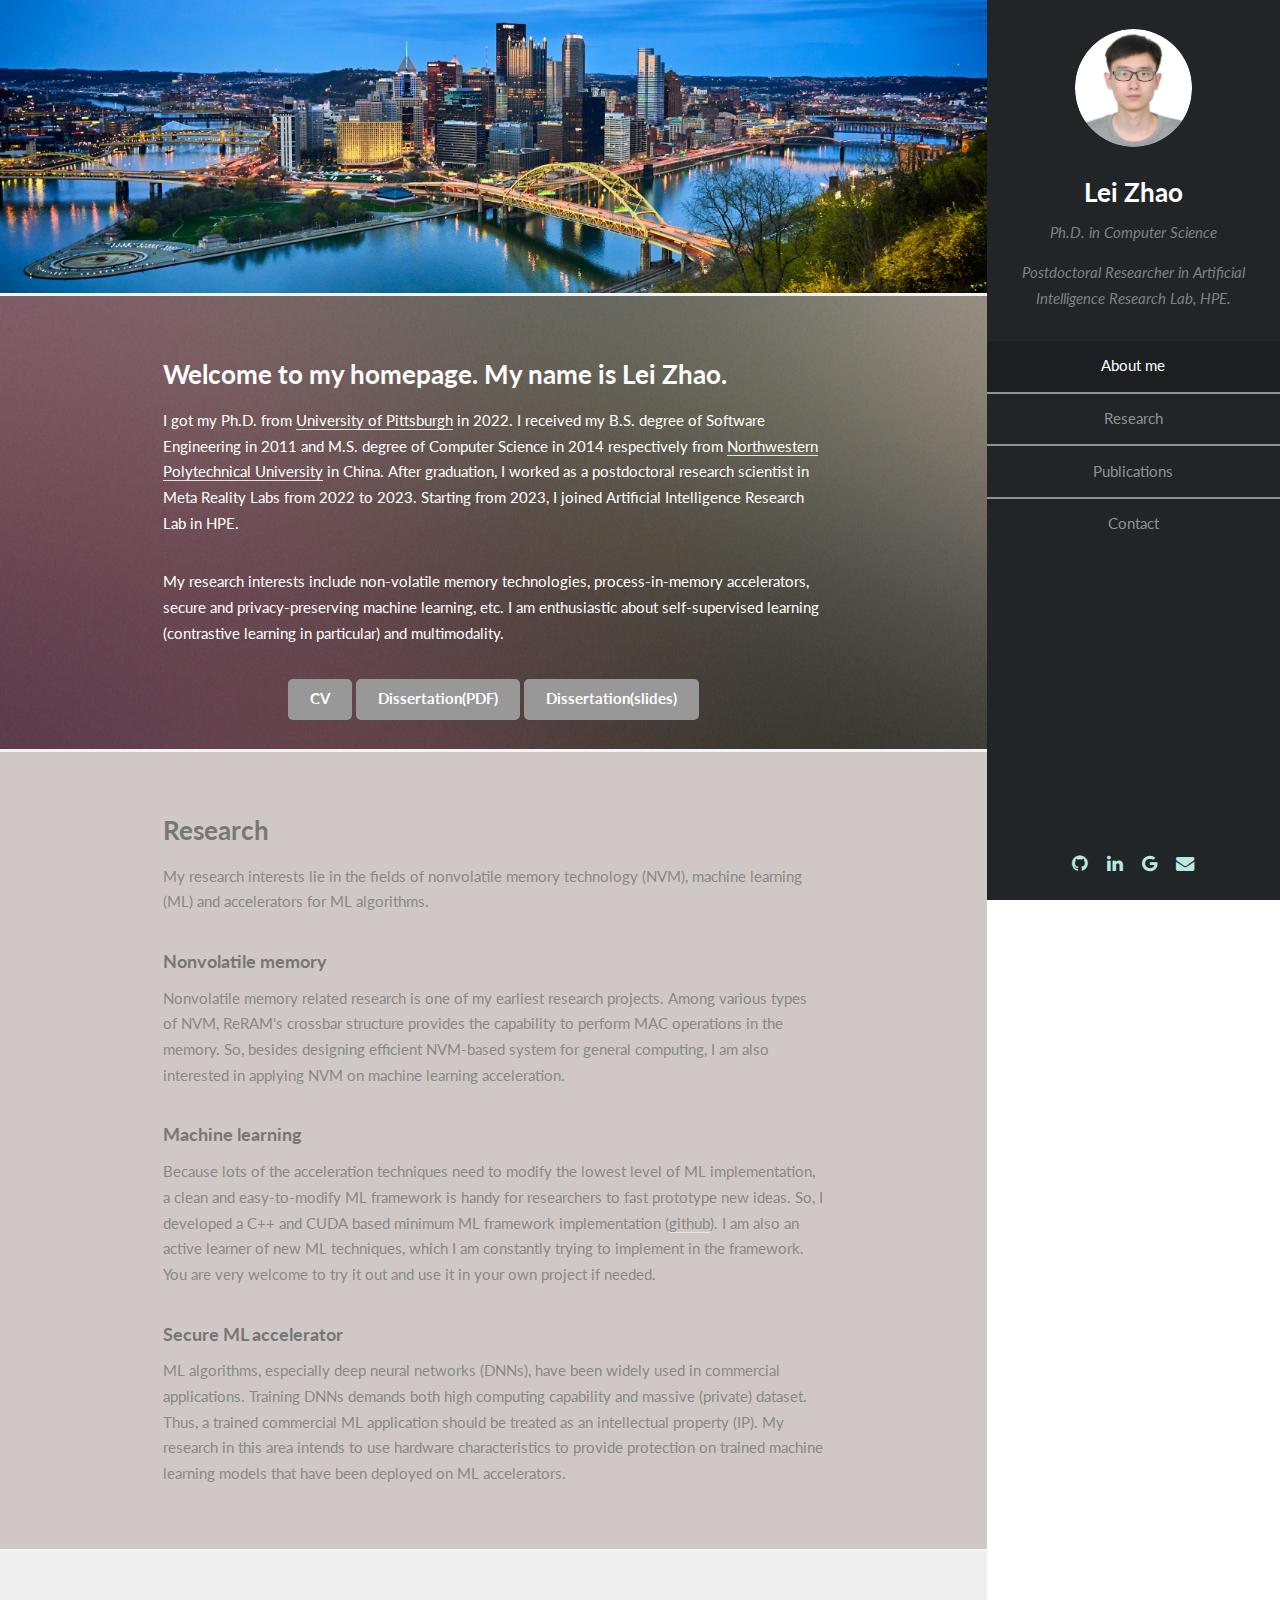
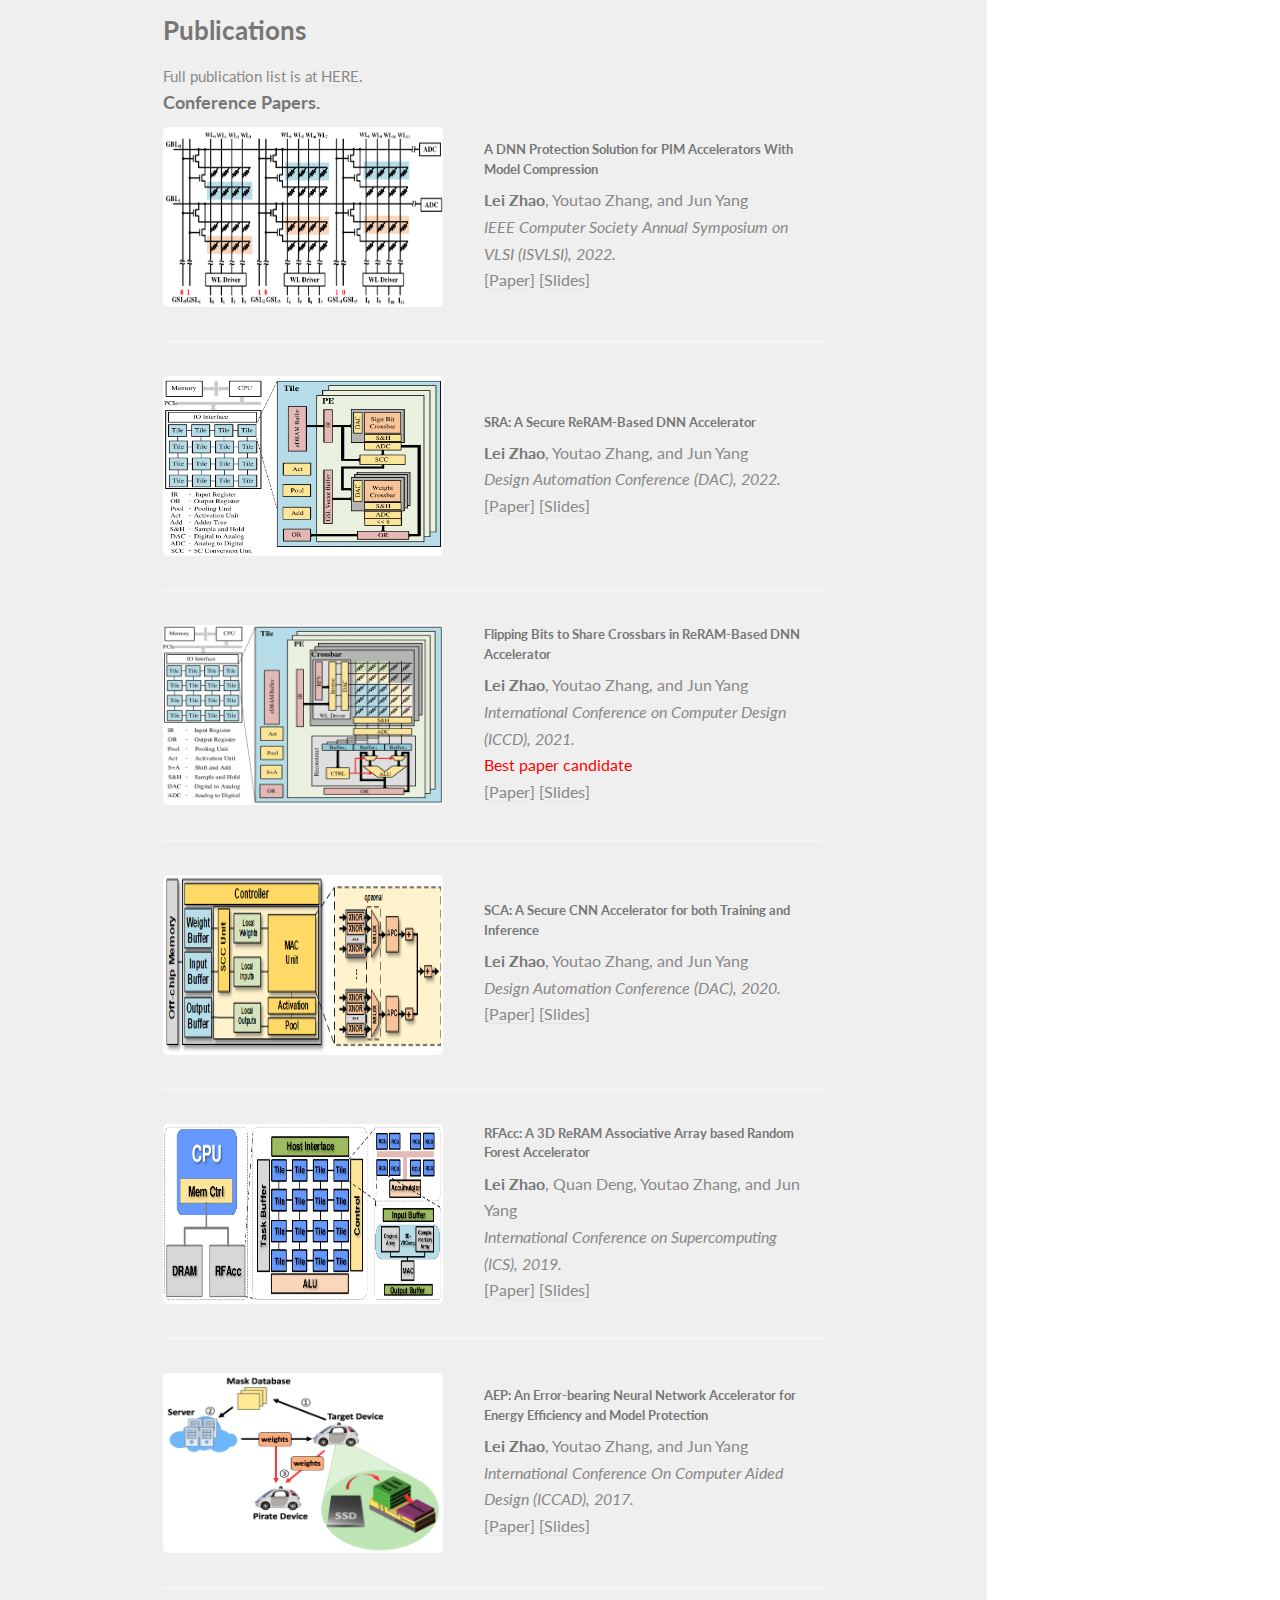
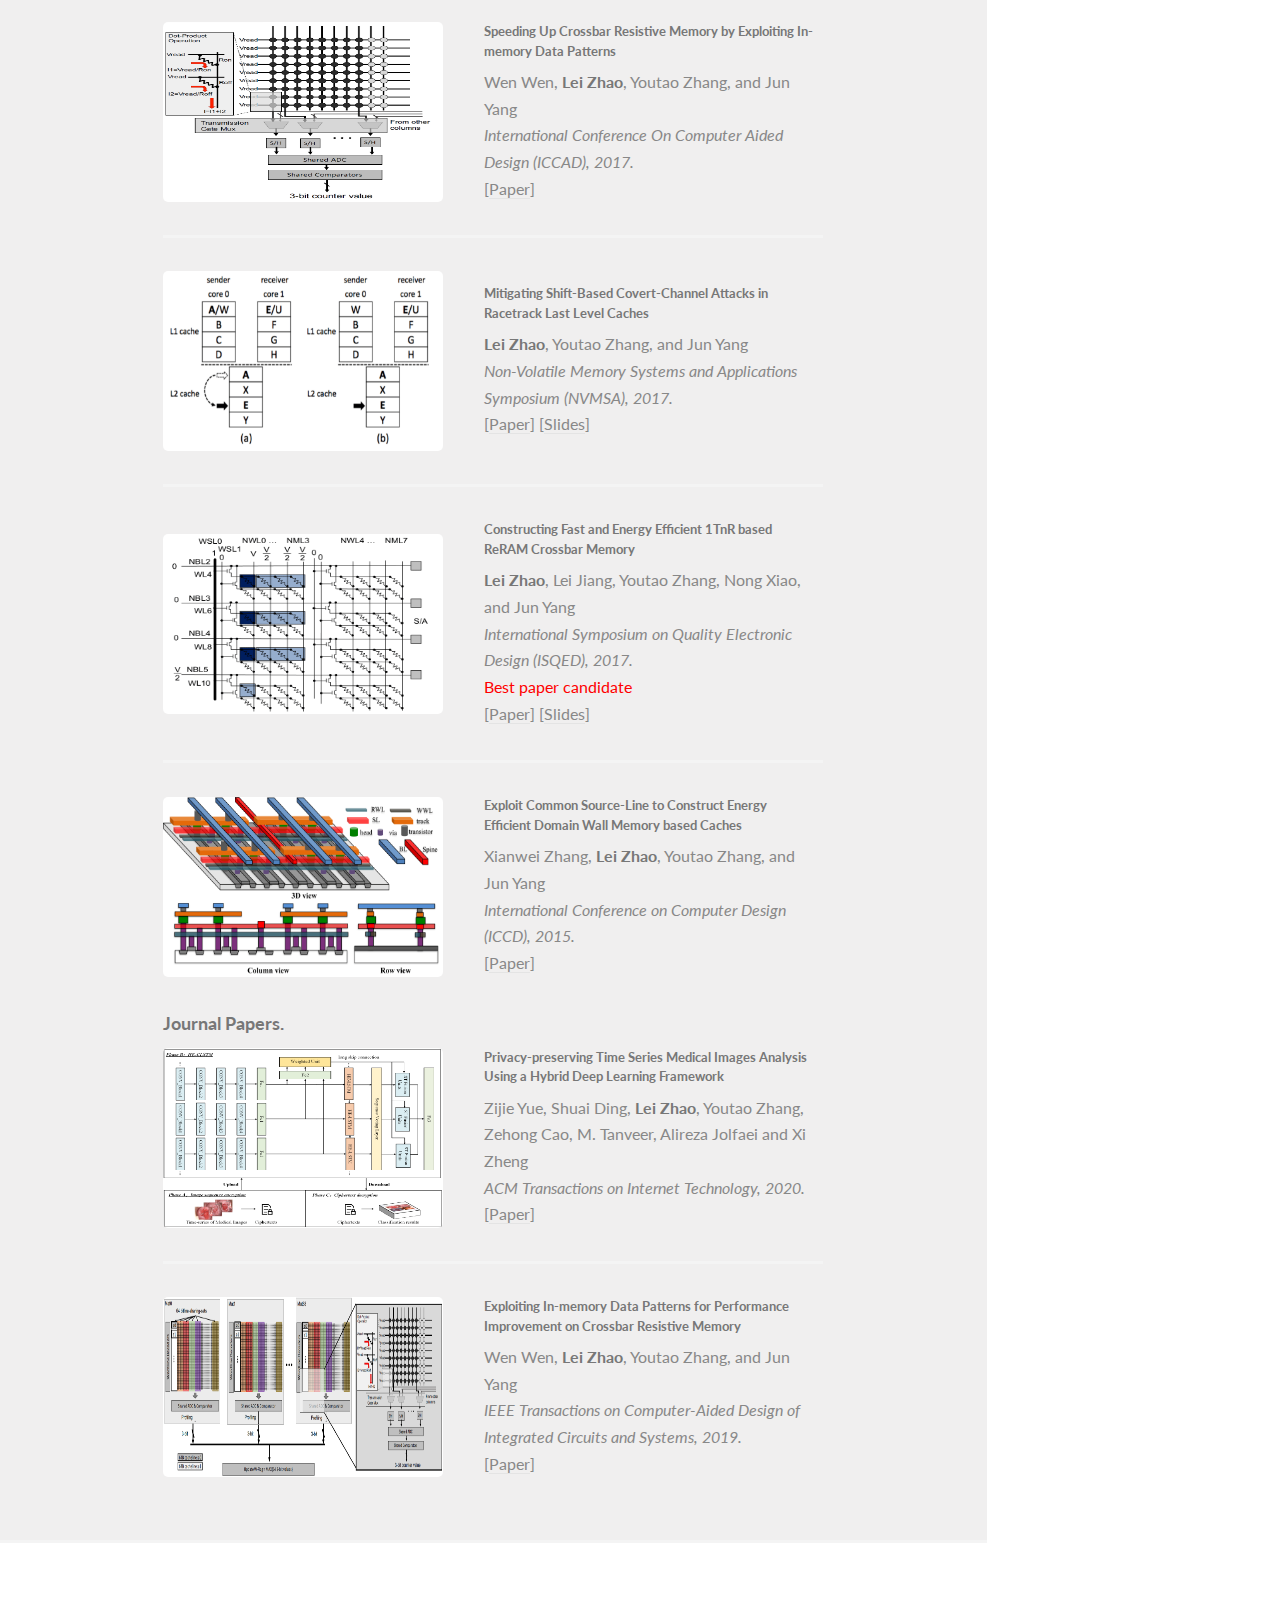
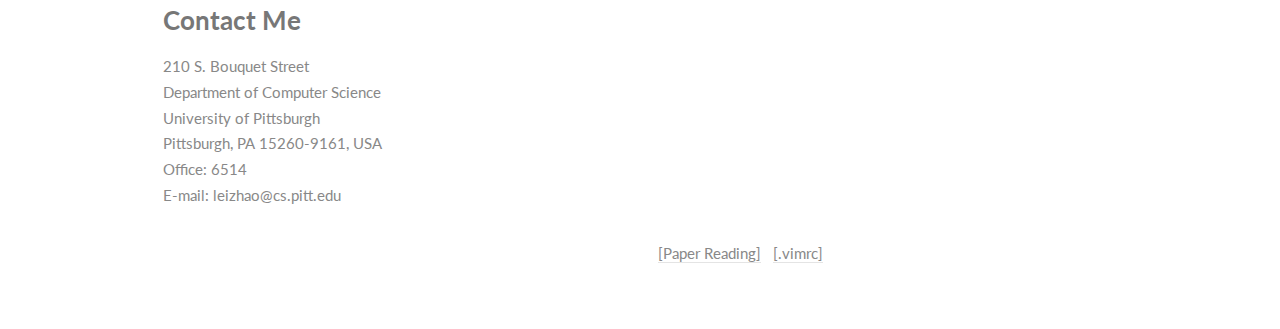
<file: index.html>
<!DOCTYPE HTML>
<!--
    Read Only by HTML5 UP
    html5up.net | @ajlkn
    Free for personal and commercial use under the CCA 3.0 license (html5up.net/license)
-->
<html>
    <head>
        <title>Lei Zhao</title>
        <meta charset="utf-8" />
        <meta name="viewport" content="width=device-width, initial-scale=1, user-scalable=no" />
        <link rel="stylesheet" href="assets/css/main.css" />
    </head>
    <body class="is-preload">

        <!-- Header -->
            <section id="header">
                <header>
                    <span class="image avatar"><img src="images/leizhao.jpg" alt="" /></span>
                    <h1 id="logo"><a href="#">Lei Zhao</a></h1>
                    <p style="color:grey;">Ph.D. in Computer Science</p>
                    <p style="color:grey;">Postdoctoral Researcher in Artificial Intelligence Research Lab, HPE.</p>
                </header>
                <nav id="nav">
                    <ul>
                        <li><a href="#one" class="active">About me</a></li>
                        <li><a href="#two">Research</a></li>
                        <li><a href="#three">Publications</a></li>
                        <li><a href="#four">Contact</a></li>
                    </ul>
                </nav>
                <footer>
                    <ul class="icons">
                        <li><a href="https://github.com/leizhaocs" class="icon brands fa-github"><span class="label">Github</span></a></li>
                        <li><a href="https://www.linkedin.com/in/lei-zhao-pitt/" class="icon solid fa-linkedin"><span class="label">Linkedin</span></a></li>
                        <li><a href="https://scholar.google.com/citations?user=dxOjocwAAAAJ&hl=en" class="icon solid fa-google"><span class="label">Google</span></a></li>
                        <li><a href="mailto:leizhao@cs.pitt.edu" class="icon solid fa-envelope"><span class="label">Email</span></a></li>
                    </ul>
                    <script type="text/javascript" src="//rf.revolvermaps.com/0/0/9.js?i=5fy3gojwqi6" async="async"></script>
                </footer>
            </section>

        <!-- Wrapper -->
            <div id="wrapper">

                <!-- Main -->
                    <div id="main">

                        <!-- Zero -->
                            <section id="zero">
                                <div class="image main" data-position="center">
                                    <img src="images/banner.jpg" alt="" />
                                </div>
                            </section>

                        <!-- One -->
                            <section id="one" style="color:#FFFFFF; background-image: url('images/background.jpg'); background-repeat: no-repeat; background-attachment: fixed; background-size: 100% 100%;">
                                <div class="container">
                                    <header class="major">
                                        <h3 style="color:#FFFFFF;">Welcome to my homepage. My name is Lei Zhao.</h3>
                                    </header>
                                    <p>I got my Ph.D. from <a href="https://www.pitt.edu/">University of Pittsburgh</a> in 2022. I received my B.S. degree of Software Engineering in 2011 and M.S. degree of Computer Science in 2014 respectively from <a href="http://en.nwpu.edu.cn/">Northwestern Polytechnical University</a> in China. After graduation, I worked as a postdoctoral research scientist in Meta Reality Labs from 2022 to 2023. Starting from 2023, I joined Artificial Intelligence Research Lab in HPE.</p>
                                    <p>My research interests include non-volatile memory technologies, process-in-memory accelerators, secure and privacy-preserving machine learning, etc. I am enthusiastic about self-supervised learning (contrastive learning in particular) and multimodality.</p>
                                    <center><a href="files/cv.pdf" class="button scrolly">CV</a>
                                    <a href="publications/Dissertation.pdf" class="button scrolly">Dissertation(PDF)</a>
                                    <a href="publications/PhD_Defense.zip" class="button scrolly">Dissertation(slides)</a></center>
                                </div>
                            </section>

                        <!-- Two -->
                            <section id="two" style="background-color: #D0C8C6;">
                                <div class="container">
                                    <h3>Research</h3>
                                    <p>My research interests lie in the fields of nonvolatile memory technology (NVM), machine learning (ML) and accelerators for ML algorithms.</p>
                                    <h4>Nonvolatile memory</h4>
                                    <p>Nonvolatile memory related research is one of my earliest research projects. Among various types of NVM, ReRAM's crossbar structure provides the capability to perform MAC operations in the memory. So, besides designing efficient NVM-based system for general computing, I am also interested in applying NVM on machine learning acceleration.</p>
                                    <h4>Machine learning</h4>
                                    <p>Because lots of the acceleration techniques need to modify the lowest level of ML implementation, a clean and easy-to-modify ML framework is handy for researchers to fast prototype new ideas. So, I developed a C++ and CUDA based minimum ML framework implementation (<a href="https://github.com/leizhaocs/DeepLearning">github</a>). I am also an active learner of new ML techniques, which I am constantly trying to implement in the framework. You are very welcome to try it out and use it in your own project if needed.</p>
                                    <h4>Secure ML accelerator</h4>
                                    <p>ML algorithms, especially deep neural networks (DNNs), have been widely used in commercial applications. Training DNNs demands both high computing capability and massive (private) dataset. Thus, a trained commercial ML application should be treated as an intellectual property (IP). My research in this area intends to use hardware characteristics to provide protection on trained machine learning models that have been deployed on ML accelerators.</p>
                                    <p></p>
                                </div>
                            </section>

                        <!-- Three -->
                            <section id="three" style="background-color: #F0EFEF;">
                                <div class="container">
                                    <h3>Publications</h3>
                                    Full publication list is at <a href="https://scholar.google.com/citations?user=dxOjocwAAAAJ&hl=en">HERE</a>.
                                    <h4>Conference Papers.</h4>
                                    <div class="features">
                                        <article>
                                            <a href="#" class="image"><img src="publications/ISVLSI2022.png" alt="" width="300" height="180" /></a>
                                            <div class="inner">
                                                <h5>A DNN Protection Solution for PIM Accelerators With Model Compression</h5>
                                                <p><font size="-0.5"><strong>Lei Zhao</strong>, Youtao Zhang, and Jun Yang<br><em>IEEE Computer Society Annual Symposium on VLSI (ISVLSI), 2022.</em><br>[<a href="publications/ISVLSI2022.pdf">Paper</a>] [<a href="publications/ISVLSI2022.pptx">Slides</a>]</font></p>
                                            </div>
                                        </article>
                                        <article>
                                            <a href="#" class="image"><img src="publications/DAC2022.png" alt="" width="300" height="180" /></a>
                                            <div class="inner">
                                                <h5>SRA: A Secure ReRAM-Based DNN Accelerator</h5>
                                                <p><font size="-0.5"><strong>Lei Zhao</strong>, Youtao Zhang, and Jun Yang<br><em>Design Automation Conference (DAC), 2022.</em><br>[<a href="publications/DAC2022.pdf">Paper</a>] [<a href="publications/DAC2022.pptx">Slides</a>]</font></p>
                                            </div>
                                        </article>
                                        <article>
                                            <a href="#" class="image"><img src="publications/ICCD2021.png" alt="" width="300" height="180" /></a>
                                            <div class="inner">
                                                <h5>Flipping Bits to Share Crossbars in ReRAM-Based DNN Accelerator</h5>
                                                <p><font size="-0.5"><strong>Lei Zhao</strong>, Youtao Zhang, and Jun Yang<br><em>International Conference on Computer Design (ICCD), 2021.</em><br><font color="red">Best paper candidate</font><br>[<a href="publications/ICCD2021.pdf">Paper</a>] [<a href="publications/ICCD2021.pptx">Slides</a>]</font></p>
                                            </div>
                                        </article>
                                        <article>
                                            <a href="#" class="image"><img src="publications/DAC2020.png" alt="" width="300" height="180" /></a>
                                            <div class="inner">
                                                <h5>SCA: A Secure CNN Accelerator for both Training and Inference</h5>
                                                <p><font size="-0.5"><strong>Lei Zhao</strong>, Youtao Zhang, and Jun Yang<br><em>Design Automation Conference (DAC), 2020.</em><br>[<a href="publications/DAC2020.pdf">Paper</a>] [<a href="publications/DAC2020.pptx">Slides</a>]</font></p>
                                            </div>
                                        </article>
                                        <article>
                                            <a href="#" class="image"><img src="publications/ICS2019.png" alt="" width="300" height="180" /></a>
                                            <div class="inner">
                                                <h5>RFAcc: A 3D ReRAM Associative Array based Random Forest Accelerator</h5>
                                                <p><font size="-0.5"><strong>Lei Zhao</strong>, Quan Deng, Youtao Zhang, and Jun Yang<br><em>International Conference on Supercomputing (ICS), 2019.</em><br>[<a href="publications/ICS2019.pdf">Paper</a>] [<a href="publications/ICS2019.pptx">Slides</a>]</font></p>
                                            </div>
                                        </article>
                                        <article>
                                            <a href="#" class="image"><img src="publications/ICCAD2017.png" alt="" width="300" height="180" /></a>
                                            <div class="inner">
                                                <h5>AEP: An Error-bearing Neural Network Accelerator for Energy Efficiency and Model Protection</h5>
                                                <p><font size="-0.5"><strong>Lei Zhao</strong>, Youtao Zhang, and Jun Yang<br><em>International Conference On Computer Aided Design (ICCAD), 2017.</em><br>[<a href="publications/ICCAD2017.pdf">Paper</a>] [<a href="publications/ICCAD2017.pptx">Slides</a>]</font></p>
                                            </div>
                                        </article>
                                        <article>
                                            <a href="#" class="image"><img src="publications/ICCAD2017(1).png" alt="" width="300" height="180" /></a>
                                            <div class="inner">
                                                <h5>Speeding Up Crossbar Resistive Memory by Exploiting In-memory Data Patterns</h5>
                                                <p><font size="-0.5">Wen Wen, <strong>Lei Zhao</strong>, Youtao Zhang, and Jun Yang<br><em>International Conference On Computer Aided Design (ICCAD), 2017.</em><br>[<a href="publications/ICCAD2017(1).pdf">Paper</a>]</font></p>
                                            </div>
                                        </article>
                                        <article>
                                            <a href="#" class="image"><img src="publications/NVMSA2017.png" alt="" width="300" height="180" /></a>
                                            <div class="inner">
                                                <h5>Mitigating Shift-Based Covert-Channel Attacks in Racetrack Last Level Caches</h5>
                                                <p><font size="-0.5"><strong>Lei Zhao</strong>, Youtao Zhang, and Jun Yang<br><em>Non-Volatile Memory Systems and Applications Symposium (NVMSA), 2017.</em><br>[<a href="publications/NVMSA2017.pdf">Paper</a>] [<a href="publications/NVMSA2017.ppt">Slides</a>]</font></p>
                                            </div>
                                        </article>
                                        <article>
                                            <a href="#" class="image"><img src="publications/ISQED2017.png" alt="" width="300" height="180" /></a>
                                            <div class="inner">
                                                <h5>Constructing Fast and Energy Efficient 1TnR based ReRAM Crossbar Memory</h5>
                                                <p><font size="-0.5"><strong>Lei Zhao</strong>, Lei Jiang, Youtao Zhang, Nong Xiao, and Jun Yang<br><em>International Symposium on Quality Electronic Design (ISQED), 2017.</em><br><font color="red">Best paper candidate</font><br>[<a href="publications/ISQED2017.pdf">Paper</a>] [<a href="publications/ISQED2017.pptx">Slides</a>]</font></p>
                                            </div>
                                        </article>
                                        <article>
                                            <a href="#" class="image"><img src="publications/ICCD2015.png" alt="" width="300" height="180" /></a>
                                            <div class="inner">
                                                <h5>Exploit Common Source-Line to Construct Energy Efficient Domain Wall Memory based Caches </h5>
                                                <p><font size="-0.5">Xianwei Zhang, <strong>Lei Zhao</strong>, Youtao Zhang, and Jun Yang<br><em>International Conference on Computer Design (ICCD), 2015.</em><br>[<a href="publications/ICCD2015.pdf">Paper</a>]</font></p>
                                            </div>
                                        </article>
                                    </div>
                                    <h4>Journal Papers.</h4>
                                    <div class="features">
                                        <article>
                                            <a href="#" class="image"><img src="publications/TOIT2020.png" alt="" width="300" height="180" /></a>
                                            <div class="inner">
                                                <h5>Privacy-preserving Time Series Medical Images Analysis Using a Hybrid Deep Learning Framework</h5>
                                                <p><font size="-0.5">Zijie Yue, Shuai Ding, <strong>Lei Zhao</strong>, Youtao Zhang, Zehong Cao, M. Tanveer, Alireza Jolfaei and Xi Zheng<br><em> ACM Transactions on Internet Technology, 2020.</em><br>[<a href="publications/TOIT2020.pdf">Paper</a>]</font></p>
                                            </div>
                                        </article>
                                        <article>
                                            <a href="#" class="image"><img src="publications/TCAD2019.png" alt="" width="300" height="180" /></a>
                                            <div class="inner">
                                                <h5>Exploiting In-memory Data Patterns for Performance Improvement on Crossbar Resistive Memory</h5>
                                                <p><font size="-0.5">Wen Wen, <strong>Lei Zhao</strong>, Youtao Zhang, and Jun Yang<br><em>IEEE Transactions on Computer-Aided Design of Integrated Circuits and Systems, 2019.</em><br>[<a href="publications/TCAD2019.pdf">Paper</a>]</font></p>
                                            </div>
                                        </article>
                                    </div>
                                </div>
                            </section>

                        <!-- Four -->
                            <section id="four" style="background-color: #FFFFFF;">
                                <div class="container">
                                    <h3>Contact Me</h3>
                                    <p>210 S. Bouquet Street<br>
                                       Department of Computer Science<br>
                                       University of Pittsburgh<br>
                                       Pittsburgh, PA 15260-9161, USA<br>
                                       Office:  6514<br>
                                       E-mail:  leizhao@cs.pitt.edu<br></p>
                                    <p align="right"><a href="paper_reading.html">[Paper Reading]</a>&nbsp;&nbsp;
                                    <a href="files/vimrc">[.vimrc]</a></p>
                                </div>
                            </section>

                    </div>

            </div>

        <!-- Scripts -->
            <script src="assets/js/jquery.min.js"></script>
            <script src="assets/js/jquery.scrollex.min.js"></script>
            <script src="assets/js/jquery.scrolly.min.js"></script>
            <script src="assets/js/browser.min.js"></script>
            <script src="assets/js/breakpoints.min.js"></script>
            <script src="assets/js/util.js"></script>
            <script src="assets/js/main.js"></script>

    </body>
</html>
</file>
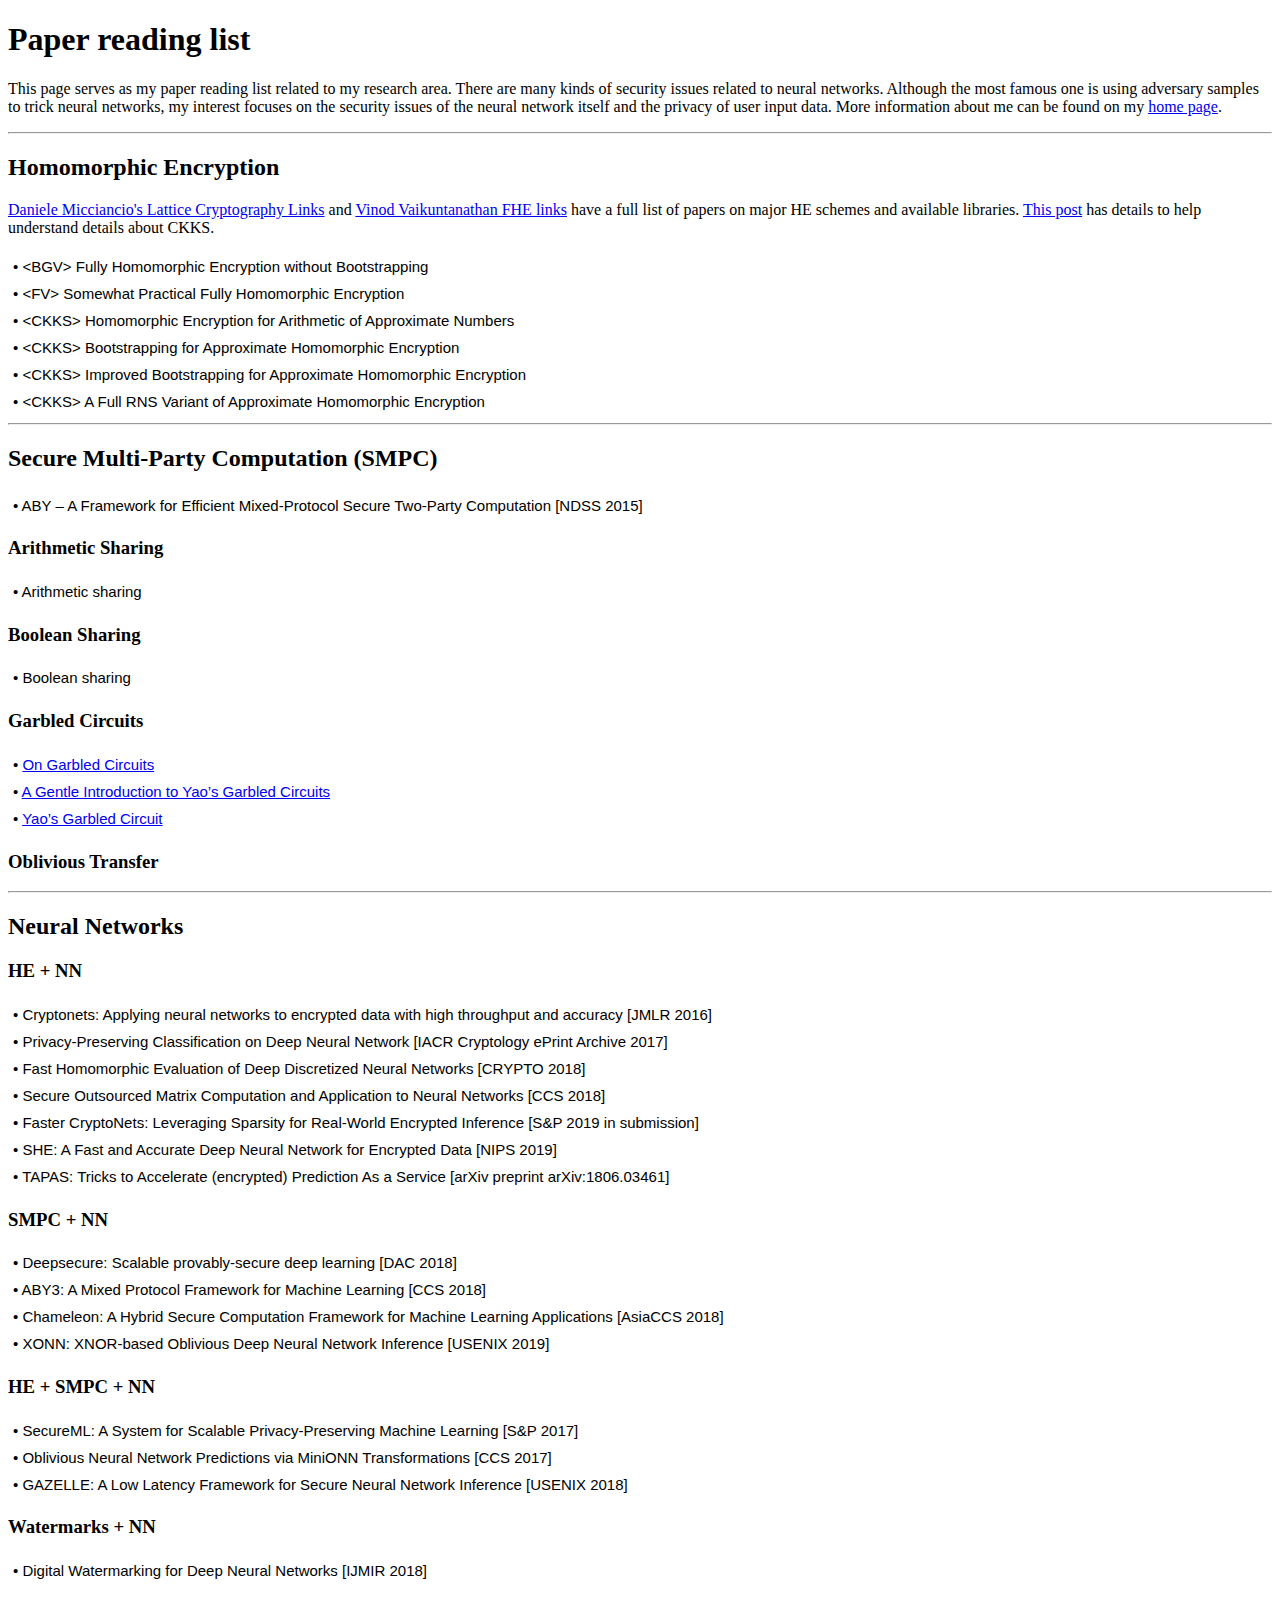
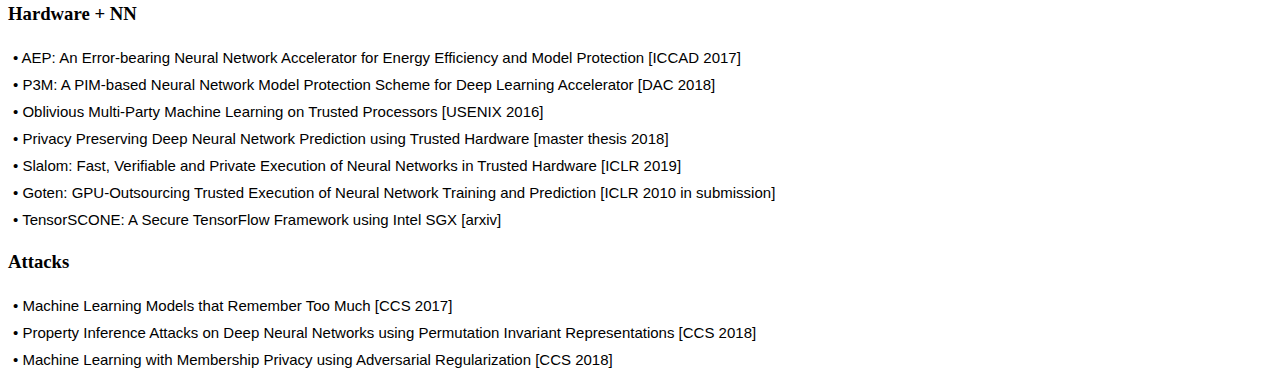
<file: paper_reading.html>
<!DOCTYPE html>
<html>
<head>
<meta name="viewport" content="width=device-width, initial-scale=1">
<style>
/* Style the button that is used to open and close the collapsible content */
.collapsible {
  background-color: white;
  color: black;
  cursor: pointer;
  padding: 5px;
  width: 100%;
  border: none;
  text-align: left;
  outline: none;
  font-size: 15px;
  user-select: text;
}

/* Add a background color to the button if it is clicked on (add the .active class with JS), and when you move the mouse over it (hover) */
.active, .collapsible:hover {
  background-color: #aaa;
}

/* Style the collapsible content. Note: hidden by default */
.content {
  padding: 0 18px;
  background-color: yellow;
  color: blue;
  max-height: 0;
  overflow: hidden;
  transition: max-height 0.2s ease-out;
}
</style>
<title>Paper Reading</title>
</head>
<body>

<!-- ########################################################################## -->

<h1>Paper reading list</h1>

<p>This page serves as my paper reading list related to my research area.
There are many kinds of security issues related to neural networks.
Although the most famous one is using adversary samples to trick neural networks,
my interest focuses on the security issues of the neural network itself and the privacy of user input data.
More information about me can be found on my <a href="http://people.cs.pitt.edu/~leizhao/">home page</a>.</p>

<!-- ########################################################################## -->

<hr>
<h2>Homomorphic Encryption</h2>

<p><a href="https://cseweb.ucsd.edu/~daniele/LatticeLinks/FHE.html">Daniele Micciancio's Lattice Cryptography Links</a> and <a href="https://people.csail.mit.edu/vinodv/FHE/FHE-refs.html">Vinod Vaikuntanathan FHE links</a> have a full list of papers on major HE schemes and available libraries. <a href="https://blog.openmined.org/ckks-explained-part-1-simple-encoding-and-decoding/">This post</a> has details to help understand details about CKKS.</p>

<button type="button" class="collapsible">
<span>&#8226;</span> &lt;BGV&gt; Fully Homomorphic Encryption without Bootstrapping</button>
<div class="content">
  <p>Used in HElib.</p>
</div>
<button type="button" class="collapsible">
<span>&#8226;</span> &lt;FV&gt; Somewhat Practical Fully Homomorphic Encryption</button>
<div class="content">
  <p>Used in SEAL.</p>
</div>
<button type="button" class="collapsible">
<span>&#8226;</span> &lt;CKKS&gt; Homomorphic Encryption for Arithmetic of Approximate Numbers</button>
<div class="content">
  <p>Used in HEAAN.</p>
</div>
<button type="button" class="collapsible">
<span>&#8226;</span> &lt;CKKS&gt; Bootstrapping for Approximate Homomorphic Encryption</button>
<div class="content">
  <p>Use sine function to approximate mod operation. Swap slots with coefficients in ciphertext during bootstrapping.</p>
</div>
<button type="button" class="collapsible">
<span>&#8226;</span> &lt;CKKS&gt; Improved Bootstrapping for Approximate Homomorphic Encryption</button>
<div class="content">
  <p>Use Chebyshev polynomials to approximate mod operation.</p>
</div>
<button type="button" class="collapsible">
<span>&#8226;</span> &lt;CKKS&gt; A Full RNS Variant of Approximate Homomorphic Encryption</button>
<div class="content">
  <p></p>
</div>

<!-- ########################################################################## -->

<hr>
<h2>Secure Multi-Party Computation (SMPC)</h2>

<button type="button" class="collapsible">
<span>&#8226;</span> ABY – A Framework for Efficient Mixed-Protocol Secure Two-Party Computation [NDSS 2015]</button>
<div class="content">
  <p>A good library for Arithmetic sharing, Boolean sharing, and Yao’s garbled circuits.</p>
</div>

<h3>Arithmetic Sharing</h3>

<button type="button" class="collapsible">
<span>&#8226;</span> Arithmetic sharing</button>
<div class="content">
  <ul>
    <li><b>Conditions:</b> <b>P<sub>0</sub></b> holds private integer <i>x</i>, <b>P<sub>1</sub></b> holds private integer <i>y</i>.</li>
    <li><b>Sharing:</b> <b>P<sub>0</sub></b> generates a random integer <i>r<sub>x</sub></i>, keeps <i>x<sub>0</sub></i>=<i>x</i>-<i>r<sub>x</sub></i> as his share of <i>x</i>, and sends <i>x<sub>1</sub></i>=<i>r<sub>x</sub></i> to <b>P<sub>1</sub></b> as <b>P<sub>1</sub></b>'s share of <i>x</i>. Similarly, <b>P<sub>1</sub></b> generates a random integer <i>r<sub>y</sub></i>, keeps <i>y<sub>1</sub></i>=<i>y</i>-<i>r<sub>y</sub></i> as his share of <i>y</i>, and sends <i>y<sub>0</sub></i>=<i>r<sub>y</sub></i> to <b>P<sub>0</sub></b> as <b>P<sub>0</sub></b>'s share of <i>y</i>.</li>
    <li><b>Addition:</b> <b>P<sub>i</sub></b> computes <i>z<sub>i</sub></i>=<i>x<sub>i</sub></i>+<i>y<sub>i</sub></i>. The sum can be recovered by <i>z</i>=<i>z<sub>0</sub></i>+<i>z<sub>1</sub></i>=<i>x</i>+<i>y</i>.</li>
    <li><b>Multiplication:</b> First use HE or OT to generate <i>c<sub>0</sub></i>, <i>c<sub>1</sub></i>, <i>a<sub>0</sub></i>, <i>a<sub>1</sub></i>, <i>b<sub>0</sub></i> and <i>b<sub>1</sub></i>, such that <i>c</i>=<i>c<sub>0</sub></i>+<i>c<sub>1</sub></i>=(<i>a<sub>0</sub></i>&times;<i>b<sub>0</sub></i>)+(<i>a<sub>1</sub></i>&times;<i>b<sub>1</sub></i>). <b>P<sub>0</sub></b> holds <i>c<sub>0</sub></i>, <i>a<sub>0</sub></i> and <i>b<sub>0</sub></i>, <b>P<sub>1</sub></b> holds <i>c<sub>1</sub></i>, <i>a<sub>1</sub></i> and <i>b<sub>1</sub></i>. <b>P<sub>i</sub></b> computes <i>e<sub>i</sub></i>=<i>x<sub>i</sub></i>-<i>a<sub>i</sub></i> and <i>f<sub>i</sub></i>=<i>y<sub>i</sub></i>-<i>b<sub>i</sub></i>. <b>P<sub>i</sub></b> recovers <i>e</i> and <i>f</i>. Finally, <b>P<sub>i</sub></b> computes <i>z<sub>i</sub></i>=<i>i</i>&times<i>e</i>&times;<i>f</i>+<i>f</i>&times;<i>a<sub>i</sub></i>+<i>e</i>&times;<i>b<sub>i</sub></i>+<i>c<sub>i</sub></i>. The product can be recovered by <i>z</i>=<i>z<sub>0</sub></i>+<i>z<sub>1</sub></i>=<i>x</i>&times;<i>y</i>.</li>
  </ul>
</div>

<h3>Boolean Sharing</h3>
<button type="button" class="collapsible">
<span>&#8226;</span> Boolean sharing</button>
<div class="content">
  <ul>
    <li><b>Conditions:</b> <b>P<sub>0</sub></b> holds private bit <i>x</i>, <b>P<sub>1</sub></b> holds private bit <i>y</i>.</li>
    <li><b>Sharing:</b> <b>P<sub>0</sub></b> generates a random bit <i>r<sub>x</sub></i>, keeps <i>x<sub>0</sub></i>=<i>x</i>&oplus;<i>r<sub>x</sub></i> as his share of <i>x</i>, and sends <i>x<sub>1</sub></i>=<i>r<sub>x</sub></i> to <b>P<sub>1</sub></b> as <b>P<sub>1</sub></b>'s share of <i>x</i>. Similarly, <b>P<sub>1</sub></b> generates a random bit <i>r<sub>y</sub></i>, keeps <i>y<sub>1</sub></i>=<i>y</i>&oplus;<i>r<sub>y</sub></i> as his share of <i>y</i>, and sends <i>y<sub>0</sub></i>=<i>r<sub>y</sub></i> to <b>P<sub>0</sub></b> as <b>P<sub>0</sub></b>'s share of <i>y</i>.</li>
    <li><b>XOR:</b> <b>P<sub>i</sub></b> computes <i>z<sub>i</sub></i>=<i>x<sub>i</sub></i>&oplus;<i>y<sub>i</sub></i>. The XOR can be recovered by <i>z</i>=<i>z<sub>0</sub></i>+<i>z<sub>1</sub></i>=<i>x</i>&oplus;<i>y</i>.</li>
    <li><b>AND:</b> First use HE or OT to generate <i>c<sub>0</sub></i>, <i>c<sub>1</sub></i>, <i>a<sub>0</sub></i>, <i>a<sub>1</sub></i>, <i>b<sub>0</sub></i> and <i>b<sub>1</sub></i>, such that <i>c</i>=<i>c<sub>0</sub></i>&oplus;<i>c<sub>1</sub></i>=(<i>a<sub>0</sub></i>&and;<i>b<sub>0</sub></i>)&oplus;(<i>a<sub>1</sub></i>&and;<i>b<sub>1</sub></i>). <b>P<sub>0</sub></b> holds <i>c<sub>0</sub></i>, <i>a<sub>0</sub></i> and <i>b<sub>0</sub></i>, <b>P<sub>1</sub></b> holds <i>c<sub>1</sub></i>, <i>a<sub>1</sub></i> and <i>b<sub>1</sub></i>. <b>P<sub>i</sub></b> computes <i>e<sub>i</sub></i>=<i>x<sub>i</sub></i>&oplus;<i>a<sub>i</sub></i> and <i>f<sub>i</sub></i>=<i>y<sub>i</sub></i>&oplus;<i>b<sub>i</sub></i>. <b>P<sub>i</sub></b> recovers <i>e</i> and <i>f</i>. Finally, <b>P<sub>i</sub></b> computes <i>z<sub>i</sub></i>=<i>i</i>&and;<i>e</i>&and;<i>f</i>&oplus;<i>f</i>&and;<i>a<sub>i</sub></i>&oplus;<i>e</i>&and;<i>b<sub>i</sub></i>&oplus;<i>c<sub>i</sub></i>. The product can be recovered by <i>z</i>=<i>z<sub>0</sub></i>&oplus;<i>z<sub>1</sub></i>=<i>x</i>&and;<i>y</i>.</li>
    </ul>
</div>

<h3>Garbled Circuits</h3>
<button type="button" class="collapsible">
<span>&#8226;</span> <a href="https://www.imperial.ac.uk/media/imperial-college/faculty-of-engineering/computing/public/1718-ug-projects/Admissions-Engagement-User-Group-1-presentation-090217.pdf">On Garbled Circuits</a></button>
<div class="content">
  <p>Detailed introduction on basic Yao's garbled circuits and optimizations.</p>
</div>

<button type="button" class="collapsible">
<span>&#8226;</span> <a href="http://web.mit.edu/sonka89/www/papers/2017ygc.pdf">A Gentle Introduction to Yao’s Garbled Circuits</a></button>
<div class="content">
  <p>Brief introduction on basic Yao's garbled circuits and optimizations.</p>
</div>

<button type="button" class="collapsible">
<span>&#8226;</span> <a href="https://homepages.cwi.nl/~schaffne/courses/crypto/2014/presentations/Kostis_Yao.pdf">Yao’s Garbled Circuit</a></button>
<div class="content">
  <p>Slides on basic Yao's garbled circuits.</p>
</div>

<h3>Oblivious Transfer</h3>

<!-- ########################################################################## -->

<hr>
<h2>Neural Networks</h2>

<h3>HE + NN</h3>
<button type="button" class="collapsible">
<span>&#8226;</span> Cryptonets: Applying neural networks to encrypted data with high throughput and accuracy [JMLR 2016]</button>
<div class="content">
  <p>First work to use HE for NN inference. Modifications to NNs: (1) square activation; (2) sum pooling.</p>
</div>
<button type="button" class="collapsible">
<span>&#8226;</span> Privacy-Preserving Classification on Deep Neural Network [IACR Cryptology ePrint Archive 2017]</button>
<div class="content">
  <p>Based on Cryptonets, add batchnormalization layers, use higher degree polynomials to approximate ReLU.</p>
</div>
<button type="button" class="collapsible">
<span>&#8226;</span>  Fast Homomorphic Evaluation of Deep Discretized Neural Networks [CRYPTO 2018]</button>
<div class="content">
  <p></p>
</div>
<button type="button" class="collapsible">
<span>&#8226;</span> Secure Outsourced Matrix Computation and Application to Neural Networks [CCS 2018]</button>
<div class="content">
  <p></p>
</div>
<button type="button" class="collapsible">
<span>&#8226;</span> Faster CryptoNets: Leveraging Sparsity for Real-World Encrypted Inference [S&ampP 2019 in submission]</button>
<div class="content">
  <p></p>
</div>
<button type="button" class="collapsible">
<span>&#8226;</span> SHE: A Fast and Accurate Deep Neural Network for Encrypted Data [NIPS 2019]</button>
<div class="content">
  <p>(1) Use TFHE as HE library to encrypt input bit by bit. (2) Quantize weights to power of 2. (3) Use HE gates to build ReLU and maxpooling functions.</p>
</div>
<button type="button" class="collapsible">
<span>&#8226;</span> TAPAS: Tricks to Accelerate (encrypted) Prediction As a Service [arXiv preprint arXiv:1806.03461]</button>
<div class="content">
  <p></p>
</div>

<h3>SMPC + NN</h3>
<button type="button" class="collapsible">
<span>&#8226;</span> Deepsecure: Scalable provably-secure deep learning [DAC 2018]</button>
<div class="content">
  <p>Data pre-precessing. Model pruning. Client can use a proxy server for garbling the circuits. Leverage the industrial synthesis tool. Use sequential circuits as opposed to combinational circuits</p>
</div>
<button type="button" class="collapsible">
<span>&#8226;</span> ABY3: A Mixed Protocol Framework for Machine Learning [CCS 2018]</button>
<div class="content">
  <p></p>
</div>
<button type="button" class="collapsible">
<span>&#8226;</span> Chameleon: A Hybrid Secure Computation Framework for Machine Learning Applications [AsiaCCS 2018]</button>
<div class="content">
  <p></p>
</div>
<button type="button" class="collapsible">
<span>&#8226;</span> XONN: XNOR-based Oblivious Deep Neural Network Inference [USENIX 2019]</button>
<div class="content">
  <p></p>
</div>

<h3>HE + SMPC + NN</h3>
<button type="button" class="collapsible">
<span>&#8226;</span> SecureML: A System for Scalable Privacy-Preserving Machine Learning [S&ampP 2017]</button>
<div class="content">
  <p></p>
</div>
<button type="button" class="collapsible">
<span>&#8226;</span> Oblivious Neural Network Predictions via MiniONN Transformations [CCS 2017]</button>
<div class="content">
  <p>Use ABY library for 2PC. Use SEAL for HE. Use HE to generate shares. Use Arithmetic Sharing for matrix vector multiplication. Use GC for ReLU and sigmoid. Use Arithmetic Sharing for mean pooling. Use GC for max pooling. Use Arithmetic Sharing for square activations. Use GC for rescaling values within range.</p>
</div>
<button type="button" class="collapsible">
<span>&#8226;</span> GAZELLE: A Low Latency Framework for Secure Neural Network Inference [USENIX 2018]</button>
<div class="content">
  <p>Use HE to compute convolutional and fully connected layers, use GC to compute activation and pooling layers.</p>
  <ul>
    <li>For convolutional and fully connected layers, server and client each has their own share of the input to the layer (server has <i>X<sub>s</sub></i>, client has <i>X<sub>c</sub></i>, and <i>X<sub>s</sub></i>+<i>X<sub>c</sub></i>=<i>X</i>, <i>X</i> is the real input to this layer). Client send Enc(<i>X<sub>c</sub></i>) to server, and server computes Enc(<i>Y</i>) = F(Enc(<i>X<sub>s</sub></i>)+Enc(<i>X<sub>c</sub></i>)) = F(Env(<i>X</i>)). <i>Y</i> is the result of this layer. Before sending result back to client, server generates a random <i>r</i>, and send Enc(<i>Y</i>-<i>r</i>) to client, and client decrypt it to get <i>Y<sub>c</sub></i> = <i>Y</i>-<i>r</i> as client's share of the result. Server keeps <i>Y<sub>s</sub></i> = <i>r</i> as server's share of the result.</li>
    <li>For activation and pooling layers, server and client each has their own share of the input to the layer (server has <i>Y<sub>s</sub></i>, client has <i>Y<sub>c</sub></i>, and <i>Y<sub>s</sub></i>+<i>Y<sub>c</sub></i>=<i>Y</i>, <i>Y</i> is the real input to this layer). Then use Garbled Circuit to compute the result of this layer, and server gets his share of the result <i>Z<sub>s</sub></i>, client has his share of the result <i>Z<sub>c</sub></i>.</li>
  </ul>
  <p>Reorder slots in ciphertexts.</p>
</div>

<h3>Watermarks + NN</h3>
<button type="button" class="collapsible">
<span>&#8226;</span> Digital Watermarking for Deep Neural Networks [IJMIR 2018]</button>
<div class="content">
  <p></p>
</div>

<h3>Hardware + NN</h3>
<button type="button" class="collapsible">
<span>&#8226;</span> AEP: An Error-bearing Neural Network Accelerator for Energy Efficiency and Model Protection [ICCAD 2017]</button>
<div class="content">
  <p>Use hardware information as fingerprints to protect NN models.</p>
</div>
<button type="button" class="collapsible">
<span>&#8226;</span> P3M: A PIM-based Neural Network Model Protection Scheme for Deep Learning Accelerator [DAC 2018]</button>
<div class="content">
  <p>Same idea with AEP. Use eDRAM startup values as PUFs.</p>
</div>
<button type="button" class="collapsible">
<span>&#8226;</span> Oblivious Multi-Party Machine Learning on Trusted Processors [USENIX 2016]</button>
<div class="content">
  <p></p>
</div>
<button type="button" class="collapsible">
<span>&#8226;</span> Privacy Preserving Deep Neural Network Prediction using Trusted Hardware [master thesis 2018]</button>
<div class="content">
  <p></p>
</div>
<button type="button" class="collapsible">
<span>&#8226;</span> Slalom: Fast, Verifiable and Private Execution of Neural Networks in Trusted Hardware [ICLR 2019]</button>
<div class="content">
  <p>Quantize to integers of power of 2. Add random noise to protext weights.</p>
</div>
<button type="button" class="collapsible">
<span>&#8226;</span> Goten: GPU-Outsourcing Trusted Execution of Neural Network Training and Prediction [ICLR 2010 in submission]</button>
<div class="content">
  <p></p>
</div>
<button type="button" class="collapsible">
<span>&#8226;</span> TensorSCONE: A Secure TensorFlow Framework using Intel SGX [arxiv]</button>
<div class="content">
  <p></p>
</div>

<h3>Attacks</h3>
<button type="button" class="collapsible">
<span>&#8226;</span> Machine Learning Models that Remember Too Much [CCS 2017]</button>
<div class="content">
  <p></p>
</div>
<button type="button" class="collapsible">
<span>&#8226;</span> Property Inference Attacks on Deep Neural Networks using Permutation Invariant Representations [CCS 2018]</button>
<div class="content">
  <p></p>
</div>
<button type="button" class="collapsible">
<span>&#8226;</span> Machine Learning with Membership Privacy using Adversarial Regularization [CCS 2018]</button>
<div class="content">
  <p></p>
</div>

<!-- ########################################################################## -->

<script>
var coll = document.getElementsByClassName("collapsible");
var i;

for (i = 0; i < coll.length; i++) {
  coll[i].addEventListener("click", function() {
    this.classList.toggle("active");
    var content = this.nextElementSibling;
    if (content.style.maxHeight){
      content.style.maxHeight = null;
    } else {
      content.style.maxHeight = content.scrollHeight + "px";
    }
  });
}
</script>

</body>
</html>
</file>
<file: assets/css/main.css>
@import url("font-awesome.min.css");
@import url("https://fonts.googleapis.com/css?family=Lato:400,400italic,700,700italic|Source+Code+Pro:400");
/*
	Read Only by HTML5 UP
	html5up.net | @ajlkn
	Free for personal and commercial use under the CCA 3.0 license (html5up.net/license)
*/
html, body, div, span, applet, object,
iframe, h1, h2, h3, h4, h5, h6, p, blockquote,
pre, a, abbr, acronym, address, big, cite,
code, del, dfn, em, img, ins, kbd, q, s, samp,
small, strike, strong, sub, sup, tt, var, b,
u, i, center, dl, dt, dd, ol, ul, li, fieldset,
form, label, legend, table, caption, tbody,
tfoot, thead, tr, th, td, article, aside,
canvas, details, embed, figure, figcaption,
footer, header, hgroup, menu, nav, output, ruby,
section, summary, time, mark, audio, video {
  margin: 0;
  padding: 0;
  border: 0;
  font-size: 100%;
  font: inherit;
  vertical-align: baseline; }

article, aside, details, figcaption, figure,
footer, header, hgroup, menu, nav, section {
  display: block; }

body {
  line-height: 1; }

ol, ul {
  list-style: none; }

blockquote, q {
  quotes: none; }
  blockquote:before, blockquote:after, q:before, q:after {
    content: '';
    content: none; }

table {
  border-collapse: collapse;
  border-spacing: 0; }

body {
  -webkit-text-size-adjust: none; }

mark {
  background-color: transparent;
  color: inherit; }

input::-moz-focus-inner {
  border: 0;
  padding: 0; }

input, select, textarea {
  -moz-appearance: none;
  -webkit-appearance: none;
  -ms-appearance: none;
  appearance: none; }

/* Basic */
html {
  box-sizing: border-box; }

*, *:before, *:after {
  box-sizing: inherit; }

body {
  background: #fff; }
  body.is-preload *, body.is-preload *:before, body.is-preload *:after {
    -moz-animation: none !important;
    -webkit-animation: none !important;
    -ms-animation: none !important;
    animation: none !important;
    -moz-transition: none !important;
    -webkit-transition: none !important;
    -ms-transition: none !important;
    transition: none !important; }

body, input, select, textarea {
  color: #888;
  font-family: "Lato", sans-serif;
  font-size: 16pt;
  font-weight: 400;
  line-height: 1.75em; }

a {
  -moz-transition: color 0.2s ease-in-out, border-color 0.2s ease-in-out;
  -webkit-transition: color 0.2s ease-in-out, border-color 0.2s ease-in-out;
  -ms-transition: color 0.2s ease-in-out, border-color 0.2s ease-in-out;
  transition: color 0.2s ease-in-out, border-color 0.2s ease-in-out;
  border-bottom: solid 1px #e4e4e4;
  color: inherit;
  text-decoration: none; }
  a:hover {
    border-bottom-color: transparent;
    color: #4acaa8 !important; }

strong, b {
  color: #777;
  font-weight: 700; }

em, i {
  font-style: italic; }

p {
  margin: 0 0 2.25em 0; }

h1, h2, h3, h4, h5, h6 {
  color: #777;
  font-weight: 700;
  line-height: 1em;
  margin: 0 0 0.5625em 0; }
  h1 a, h2 a, h3 a, h4 a, h5 a, h6 a {
    border: 0;
    color: inherit;
    text-decoration: none; }

h2 {
  font-size: 2em;
  line-height: 1.5em; }

h3 {
  font-size: 1.75em;
  line-height: 1.5em; }

h4 {
  font-size: 1.25em;
  line-height: 1.5em; }

h5 {
  font-size: 0.9em;
  line-height: 1.5em; }

h6 {
  font-size: 0.7em;
  line-height: 1.5em; }

sub {
  font-size: 0.8em;
  position: relative;
  top: 0.5em; }

sup {
  font-size: 0.8em;
  position: relative;
  top: -0.5em; }

hr {
  border: 0;
  border-bottom: solid 2px #f4f4f4;
  margin: 2.25em 0; }
  hr.major {
    margin: 3.375em 0; }

blockquote {
  border-left: solid 8px #e4e4e4;
  font-style: italic;
  margin: 0 0 2.25em 0;
  padding: 0.5em 0 0.5em 2em; }

code {
  background: #555;
  border-radius: 5px;
  color: #fff;
  font-family: "Source Code Pro", monospace;
  font-size: 0.9em;
  margin: 0 0.25em;
  padding: 0.25em 0.65em; }

pre {
  font-family: "Source Code Pro", monospace;
  font-size: 0.9em;
  margin: 0 0 2.25em 0; }
  pre code {
    -webkit-overflow-scrolling: touch;
    display: block;
    line-height: 1.5em;
    overflow-x: auto;
    padding: 1em 1.5em; }

.align-left {
  text-align: left; }

.align-center {
  text-align: center; }

.align-right {
  text-align: right; }

/* Row */
.row {
  display: flex;
  flex-wrap: wrap;
  box-sizing: border-box; }
  .row > * {
    box-sizing: border-box; }
  .row.gtr-uniform > * > :last-child {
    margin-bottom: 0; }
  .row > .imp {
    order: -1; }
  .row > .col-1 {
    width: 8.3333333333%; }
  .row > .off-1 {
    margin-left: 8.3333333333%; }
  .row > .col-2 {
    width: 16.6666666667%; }
  .row > .off-2 {
    margin-left: 16.6666666667%; }
  .row > .col-3 {
    width: 25%; }
  .row > .off-3 {
    margin-left: 25%; }
  .row > .col-4 {
    width: 33.3333333333%; }
  .row > .off-4 {
    margin-left: 33.3333333333%; }
  .row > .col-5 {
    width: 41.6666666667%; }
  .row > .off-5 {
    margin-left: 41.6666666667%; }
  .row > .col-6 {
    width: 50%; }
  .row > .off-6 {
    margin-left: 50%; }
  .row > .col-7 {
    width: 58.3333333333%; }
  .row > .off-7 {
    margin-left: 58.3333333333%; }
  .row > .col-8 {
    width: 66.6666666667%; }
  .row > .off-8 {
    margin-left: 66.6666666667%; }
  .row > .col-9 {
    width: 75%; }
  .row > .off-9 {
    margin-left: 75%; }
  .row > .col-10 {
    width: 83.3333333333%; }
  .row > .off-10 {
    margin-left: 83.3333333333%; }
  .row > .col-11 {
    width: 91.6666666667%; }
  .row > .off-11 {
    margin-left: 91.6666666667%; }
  .row > .col-12 {
    width: 100%; }
  .row > .off-12 {
    margin-left: 100%; }
  .row.gtr-0 {
    margin-top: 0;
    margin-left: 0em; }
    .row.gtr-0 > * {
      padding: 0 0 0 0em; }
    .row.gtr-0.gtr-uniform {
      margin-top: 0em; }
      .row.gtr-0.gtr-uniform > * {
        padding-top: 0em; }
  .row.gtr-25 {
    margin-top: 0;
    margin-left: -0.5em; }
    .row.gtr-25 > * {
      padding: 0 0 0 0.5em; }
    .row.gtr-25.gtr-uniform {
      margin-top: -0.5em; }
      .row.gtr-25.gtr-uniform > * {
        padding-top: 0.5em; }
  .row.gtr-50 {
    margin-top: 0;
    margin-left: -1em; }
    .row.gtr-50 > * {
      padding: 0 0 0 1em; }
    .row.gtr-50.gtr-uniform {
      margin-top: -1em; }
      .row.gtr-50.gtr-uniform > * {
        padding-top: 1em; }
  .row {
    margin-top: 0;
    margin-left: -2em; }
    .row > * {
      padding: 0 0 0 2em; }
    .row.gtr-uniform {
      margin-top: -2em; }
      .row.gtr-uniform > * {
        padding-top: 2em; }
  .row.gtr-150 {
    margin-top: 0;
    margin-left: -3em; }
    .row.gtr-150 > * {
      padding: 0 0 0 3em; }
    .row.gtr-150.gtr-uniform {
      margin-top: -3em; }
      .row.gtr-150.gtr-uniform > * {
        padding-top: 3em; }
  .row.gtr-200 {
    margin-top: 0;
    margin-left: -4em; }
    .row.gtr-200 > * {
      padding: 0 0 0 4em; }
    .row.gtr-200.gtr-uniform {
      margin-top: -4em; }
      .row.gtr-200.gtr-uniform > * {
        padding-top: 4em; }
  @media screen and (max-width: 1680px) {
    .row {
      display: flex;
      flex-wrap: wrap;
      box-sizing: border-box; }
      .row > * {
        box-sizing: border-box; }
      .row.gtr-uniform > * > :last-child {
        margin-bottom: 0; }
      .row > .imp-xlarge {
        order: -1; }
      .row > .col-1-xlarge {
        width: 8.3333333333%; }
      .row > .off-1-xlarge {
        margin-left: 8.3333333333%; }
      .row > .col-2-xlarge {
        width: 16.6666666667%; }
      .row > .off-2-xlarge {
        margin-left: 16.6666666667%; }
      .row > .col-3-xlarge {
        width: 25%; }
      .row > .off-3-xlarge {
        margin-left: 25%; }
      .row > .col-4-xlarge {
        width: 33.3333333333%; }
      .row > .off-4-xlarge {
        margin-left: 33.3333333333%; }
      .row > .col-5-xlarge {
        width: 41.6666666667%; }
      .row > .off-5-xlarge {
        margin-left: 41.6666666667%; }
      .row > .col-6-xlarge {
        width: 50%; }
      .row > .off-6-xlarge {
        margin-left: 50%; }
      .row > .col-7-xlarge {
        width: 58.3333333333%; }
      .row > .off-7-xlarge {
        margin-left: 58.3333333333%; }
      .row > .col-8-xlarge {
        width: 66.6666666667%; }
      .row > .off-8-xlarge {
        margin-left: 66.6666666667%; }
      .row > .col-9-xlarge {
        width: 75%; }
      .row > .off-9-xlarge {
        margin-left: 75%; }
      .row > .col-10-xlarge {
        width: 83.3333333333%; }
      .row > .off-10-xlarge {
        margin-left: 83.3333333333%; }
      .row > .col-11-xlarge {
        width: 91.6666666667%; }
      .row > .off-11-xlarge {
        margin-left: 91.6666666667%; }
      .row > .col-12-xlarge {
        width: 100%; }
      .row > .off-12-xlarge {
        margin-left: 100%; }
      .row.gtr-0 {
        margin-top: 0;
        margin-left: 0em; }
        .row.gtr-0 > * {
          padding: 0 0 0 0em; }
        .row.gtr-0.gtr-uniform {
          margin-top: 0em; }
          .row.gtr-0.gtr-uniform > * {
            padding-top: 0em; }
      .row.gtr-25 {
        margin-top: 0;
        margin-left: -0.5em; }
        .row.gtr-25 > * {
          padding: 0 0 0 0.5em; }
        .row.gtr-25.gtr-uniform {
          margin-top: -0.5em; }
          .row.gtr-25.gtr-uniform > * {
            padding-top: 0.5em; }
      .row.gtr-50 {
        margin-top: 0;
        margin-left: -1em; }
        .row.gtr-50 > * {
          padding: 0 0 0 1em; }
        .row.gtr-50.gtr-uniform {
          margin-top: -1em; }
          .row.gtr-50.gtr-uniform > * {
            padding-top: 1em; }
      .row {
        margin-top: 0;
        margin-left: -2em; }
        .row > * {
          padding: 0 0 0 2em; }
        .row.gtr-uniform {
          margin-top: -2em; }
          .row.gtr-uniform > * {
            padding-top: 2em; }
      .row.gtr-150 {
        margin-top: 0;
        margin-left: -3em; }
        .row.gtr-150 > * {
          padding: 0 0 0 3em; }
        .row.gtr-150.gtr-uniform {
          margin-top: -3em; }
          .row.gtr-150.gtr-uniform > * {
            padding-top: 3em; }
      .row.gtr-200 {
        margin-top: 0;
        margin-left: -4em; }
        .row.gtr-200 > * {
          padding: 0 0 0 4em; }
        .row.gtr-200.gtr-uniform {
          margin-top: -4em; }
          .row.gtr-200.gtr-uniform > * {
            padding-top: 4em; } }
  @media screen and (max-width: 1280px) {
    .row {
      display: flex;
      flex-wrap: wrap;
      box-sizing: border-box; }
      .row > * {
        box-sizing: border-box; }
      .row.gtr-uniform > * > :last-child {
        margin-bottom: 0; }
      .row > .imp-large {
        order: -1; }
      .row > .col-1-large {
        width: 8.3333333333%; }
      .row > .off-1-large {
        margin-left: 8.3333333333%; }
      .row > .col-2-large {
        width: 16.6666666667%; }
      .row > .off-2-large {
        margin-left: 16.6666666667%; }
      .row > .col-3-large {
        width: 25%; }
      .row > .off-3-large {
        margin-left: 25%; }
      .row > .col-4-large {
        width: 33.3333333333%; }
      .row > .off-4-large {
        margin-left: 33.3333333333%; }
      .row > .col-5-large {
        width: 41.6666666667%; }
      .row > .off-5-large {
        margin-left: 41.6666666667%; }
      .row > .col-6-large {
        width: 50%; }
      .row > .off-6-large {
        margin-left: 50%; }
      .row > .col-7-large {
        width: 58.3333333333%; }
      .row > .off-7-large {
        margin-left: 58.3333333333%; }
      .row > .col-8-large {
        width: 66.6666666667%; }
      .row > .off-8-large {
        margin-left: 66.6666666667%; }
      .row > .col-9-large {
        width: 75%; }
      .row > .off-9-large {
        margin-left: 75%; }
      .row > .col-10-large {
        width: 83.3333333333%; }
      .row > .off-10-large {
        margin-left: 83.3333333333%; }
      .row > .col-11-large {
        width: 91.6666666667%; }
      .row > .off-11-large {
        margin-left: 91.6666666667%; }
      .row > .col-12-large {
        width: 100%; }
      .row > .off-12-large {
        margin-left: 100%; }
      .row.gtr-0 {
        margin-top: 0;
        margin-left: 0em; }
        .row.gtr-0 > * {
          padding: 0 0 0 0em; }
        .row.gtr-0.gtr-uniform {
          margin-top: 0em; }
          .row.gtr-0.gtr-uniform > * {
            padding-top: 0em; }
      .row.gtr-25 {
        margin-top: 0;
        margin-left: -0.375em; }
        .row.gtr-25 > * {
          padding: 0 0 0 0.375em; }
        .row.gtr-25.gtr-uniform {
          margin-top: -0.375em; }
          .row.gtr-25.gtr-uniform > * {
            padding-top: 0.375em; }
      .row.gtr-50 {
        margin-top: 0;
        margin-left: -0.75em; }
        .row.gtr-50 > * {
          padding: 0 0 0 0.75em; }
        .row.gtr-50.gtr-uniform {
          margin-top: -0.75em; }
          .row.gtr-50.gtr-uniform > * {
            padding-top: 0.75em; }
      .row {
        margin-top: 0;
        margin-left: -1.5em; }
        .row > * {
          padding: 0 0 0 1.5em; }
        .row.gtr-uniform {
          margin-top: -1.5em; }
          .row.gtr-uniform > * {
            padding-top: 1.5em; }
      .row.gtr-150 {
        margin-top: 0;
        margin-left: -2.25em; }
        .row.gtr-150 > * {
          padding: 0 0 0 2.25em; }
        .row.gtr-150.gtr-uniform {
          margin-top: -2.25em; }
          .row.gtr-150.gtr-uniform > * {
            padding-top: 2.25em; }
      .row.gtr-200 {
        margin-top: 0;
        margin-left: -3em; }
        .row.gtr-200 > * {
          padding: 0 0 0 3em; }
        .row.gtr-200.gtr-uniform {
          margin-top: -3em; }
          .row.gtr-200.gtr-uniform > * {
            padding-top: 3em; } }
  @media screen and (max-width: 1024px) {
    .row {
      display: flex;
      flex-wrap: wrap;
      box-sizing: border-box; }
      .row > * {
        box-sizing: border-box; }
      .row.gtr-uniform > * > :last-child {
        margin-bottom: 0; }
      .row > .imp-medium {
        order: -1; }
      .row > .col-1-medium {
        width: 8.3333333333%; }
      .row > .off-1-medium {
        margin-left: 8.3333333333%; }
      .row > .col-2-medium {
        width: 16.6666666667%; }
      .row > .off-2-medium {
        margin-left: 16.6666666667%; }
      .row > .col-3-medium {
        width: 25%; }
      .row > .off-3-medium {
        margin-left: 25%; }
      .row > .col-4-medium {
        width: 33.3333333333%; }
      .row > .off-4-medium {
        margin-left: 33.3333333333%; }
      .row > .col-5-medium {
        width: 41.6666666667%; }
      .row > .off-5-medium {
        margin-left: 41.6666666667%; }
      .row > .col-6-medium {
        width: 50%; }
      .row > .off-6-medium {
        margin-left: 50%; }
      .row > .col-7-medium {
        width: 58.3333333333%; }
      .row > .off-7-medium {
        margin-left: 58.3333333333%; }
      .row > .col-8-medium {
        width: 66.6666666667%; }
      .row > .off-8-medium {
        margin-left: 66.6666666667%; }
      .row > .col-9-medium {
        width: 75%; }
      .row > .off-9-medium {
        margin-left: 75%; }
      .row > .col-10-medium {
        width: 83.3333333333%; }
      .row > .off-10-medium {
        margin-left: 83.3333333333%; }
      .row > .col-11-medium {
        width: 91.6666666667%; }
      .row > .off-11-medium {
        margin-left: 91.6666666667%; }
      .row > .col-12-medium {
        width: 100%; }
      .row > .off-12-medium {
        margin-left: 100%; }
      .row.gtr-0 {
        margin-top: 0;
        margin-left: 0em; }
        .row.gtr-0 > * {
          padding: 0 0 0 0em; }
        .row.gtr-0.gtr-uniform {
          margin-top: 0em; }
          .row.gtr-0.gtr-uniform > * {
            padding-top: 0em; }
      .row.gtr-25 {
        margin-top: 0;
        margin-left: -0.375em; }
        .row.gtr-25 > * {
          padding: 0 0 0 0.375em; }
        .row.gtr-25.gtr-uniform {
          margin-top: -0.375em; }
          .row.gtr-25.gtr-uniform > * {
            padding-top: 0.375em; }
      .row.gtr-50 {
        margin-top: 0;
        margin-left: -0.75em; }
        .row.gtr-50 > * {
          padding: 0 0 0 0.75em; }
        .row.gtr-50.gtr-uniform {
          margin-top: -0.75em; }
          .row.gtr-50.gtr-uniform > * {
            padding-top: 0.75em; }
      .row {
        margin-top: 0;
        margin-left: -1.5em; }
        .row > * {
          padding: 0 0 0 1.5em; }
        .row.gtr-uniform {
          margin-top: -1.5em; }
          .row.gtr-uniform > * {
            padding-top: 1.5em; }
      .row.gtr-150 {
        margin-top: 0;
        margin-left: -2.25em; }
        .row.gtr-150 > * {
          padding: 0 0 0 2.25em; }
        .row.gtr-150.gtr-uniform {
          margin-top: -2.25em; }
          .row.gtr-150.gtr-uniform > * {
            padding-top: 2.25em; }
      .row.gtr-200 {
        margin-top: 0;
        margin-left: -3em; }
        .row.gtr-200 > * {
          padding: 0 0 0 3em; }
        .row.gtr-200.gtr-uniform {
          margin-top: -3em; }
          .row.gtr-200.gtr-uniform > * {
            padding-top: 3em; } }
  @media screen and (max-width: 736px) {
    .row {
      display: flex;
      flex-wrap: wrap;
      box-sizing: border-box; }
      .row > * {
        box-sizing: border-box; }
      .row.gtr-uniform > * > :last-child {
        margin-bottom: 0; }
      .row > .imp-small {
        order: -1; }
      .row > .col-1-small {
        width: 8.3333333333%; }
      .row > .off-1-small {
        margin-left: 8.3333333333%; }
      .row > .col-2-small {
        width: 16.6666666667%; }
      .row > .off-2-small {
        margin-left: 16.6666666667%; }
      .row > .col-3-small {
        width: 25%; }
      .row > .off-3-small {
        margin-left: 25%; }
      .row > .col-4-small {
        width: 33.3333333333%; }
      .row > .off-4-small {
        margin-left: 33.3333333333%; }
      .row > .col-5-small {
        width: 41.6666666667%; }
      .row > .off-5-small {
        margin-left: 41.6666666667%; }
      .row > .col-6-small {
        width: 50%; }
      .row > .off-6-small {
        margin-left: 50%; }
      .row > .col-7-small {
        width: 58.3333333333%; }
      .row > .off-7-small {
        margin-left: 58.3333333333%; }
      .row > .col-8-small {
        width: 66.6666666667%; }
      .row > .off-8-small {
        margin-left: 66.6666666667%; }
      .row > .col-9-small {
        width: 75%; }
      .row > .off-9-small {
        margin-left: 75%; }
      .row > .col-10-small {
        width: 83.3333333333%; }
      .row > .off-10-small {
        margin-left: 83.3333333333%; }
      .row > .col-11-small {
        width: 91.6666666667%; }
      .row > .off-11-small {
        margin-left: 91.6666666667%; }
      .row > .col-12-small {
        width: 100%; }
      .row > .off-12-small {
        margin-left: 100%; }
      .row.gtr-0 {
        margin-top: 0;
        margin-left: 0em; }
        .row.gtr-0 > * {
          padding: 0 0 0 0em; }
        .row.gtr-0.gtr-uniform {
          margin-top: 0em; }
          .row.gtr-0.gtr-uniform > * {
            padding-top: 0em; }
      .row.gtr-25 {
        margin-top: 0;
        margin-left: -0.3125em; }
        .row.gtr-25 > * {
          padding: 0 0 0 0.3125em; }
        .row.gtr-25.gtr-uniform {
          margin-top: -0.3125em; }
          .row.gtr-25.gtr-uniform > * {
            padding-top: 0.3125em; }
      .row.gtr-50 {
        margin-top: 0;
        margin-left: -0.625em; }
        .row.gtr-50 > * {
          padding: 0 0 0 0.625em; }
        .row.gtr-50.gtr-uniform {
          margin-top: -0.625em; }
          .row.gtr-50.gtr-uniform > * {
            padding-top: 0.625em; }
      .row {
        margin-top: 0;
        margin-left: -1.25em; }
        .row > * {
          padding: 0 0 0 1.25em; }
        .row.gtr-uniform {
          margin-top: -1.25em; }
          .row.gtr-uniform > * {
            padding-top: 1.25em; }
      .row.gtr-150 {
        margin-top: 0;
        margin-left: -1.875em; }
        .row.gtr-150 > * {
          padding: 0 0 0 1.875em; }
        .row.gtr-150.gtr-uniform {
          margin-top: -1.875em; }
          .row.gtr-150.gtr-uniform > * {
            padding-top: 1.875em; }
      .row.gtr-200 {
        margin-top: 0;
        margin-left: -2.5em; }
        .row.gtr-200 > * {
          padding: 0 0 0 2.5em; }
        .row.gtr-200.gtr-uniform {
          margin-top: -2.5em; }
          .row.gtr-200.gtr-uniform > * {
            padding-top: 2.5em; } }
  @media screen and (max-width: 480px) {
    .row {
      display: flex;
      flex-wrap: wrap;
      box-sizing: border-box; }
      .row > * {
        box-sizing: border-box; }
      .row.gtr-uniform > * > :last-child {
        margin-bottom: 0; }
      .row > .imp-xsmall {
        order: -1; }
      .row > .col-1-xsmall {
        width: 8.3333333333%; }
      .row > .off-1-xsmall {
        margin-left: 8.3333333333%; }
      .row > .col-2-xsmall {
        width: 16.6666666667%; }
      .row > .off-2-xsmall {
        margin-left: 16.6666666667%; }
      .row > .col-3-xsmall {
        width: 25%; }
      .row > .off-3-xsmall {
        margin-left: 25%; }
      .row > .col-4-xsmall {
        width: 33.3333333333%; }
      .row > .off-4-xsmall {
        margin-left: 33.3333333333%; }
      .row > .col-5-xsmall {
        width: 41.6666666667%; }
      .row > .off-5-xsmall {
        margin-left: 41.6666666667%; }
      .row > .col-6-xsmall {
        width: 50%; }
      .row > .off-6-xsmall {
        margin-left: 50%; }
      .row > .col-7-xsmall {
        width: 58.3333333333%; }
      .row > .off-7-xsmall {
        margin-left: 58.3333333333%; }
      .row > .col-8-xsmall {
        width: 66.6666666667%; }
      .row > .off-8-xsmall {
        margin-left: 66.6666666667%; }
      .row > .col-9-xsmall {
        width: 75%; }
      .row > .off-9-xsmall {
        margin-left: 75%; }
      .row > .col-10-xsmall {
        width: 83.3333333333%; }
      .row > .off-10-xsmall {
        margin-left: 83.3333333333%; }
      .row > .col-11-xsmall {
        width: 91.6666666667%; }
      .row > .off-11-xsmall {
        margin-left: 91.6666666667%; }
      .row > .col-12-xsmall {
        width: 100%; }
      .row > .off-12-xsmall {
        margin-left: 100%; }
      .row.gtr-0 {
        margin-top: 0;
        margin-left: 0em; }
        .row.gtr-0 > * {
          padding: 0 0 0 0em; }
        .row.gtr-0.gtr-uniform {
          margin-top: 0em; }
          .row.gtr-0.gtr-uniform > * {
            padding-top: 0em; }
      .row.gtr-25 {
        margin-top: 0;
        margin-left: -0.3125em; }
        .row.gtr-25 > * {
          padding: 0 0 0 0.3125em; }
        .row.gtr-25.gtr-uniform {
          margin-top: -0.3125em; }
          .row.gtr-25.gtr-uniform > * {
            padding-top: 0.3125em; }
      .row.gtr-50 {
        margin-top: 0;
        margin-left: -0.625em; }
        .row.gtr-50 > * {
          padding: 0 0 0 0.625em; }
        .row.gtr-50.gtr-uniform {
          margin-top: -0.625em; }
          .row.gtr-50.gtr-uniform > * {
            padding-top: 0.625em; }
      .row {
        margin-top: 0;
        margin-left: -1.25em; }
        .row > * {
          padding: 0 0 0 1.25em; }
        .row.gtr-uniform {
          margin-top: -1.25em; }
          .row.gtr-uniform > * {
            padding-top: 1.25em; }
      .row.gtr-150 {
        margin-top: 0;
        margin-left: -1.875em; }
        .row.gtr-150 > * {
          padding: 0 0 0 1.875em; }
        .row.gtr-150.gtr-uniform {
          margin-top: -1.875em; }
          .row.gtr-150.gtr-uniform > * {
            padding-top: 1.875em; }
      .row.gtr-200 {
        margin-top: 0;
        margin-left: -2.5em; }
        .row.gtr-200 > * {
          padding: 0 0 0 2.5em; }
        .row.gtr-200.gtr-uniform {
          margin-top: -2.5em; }
          .row.gtr-200.gtr-uniform > * {
            padding-top: 2.5em; } }

/* Container */
.container {
  margin: 0 auto;
  max-width: calc(100% - 4.5em);
  width: 45em; }
  .container.xsmall {
    width: 11.25em; }
  .container.small {
    width: 22.5em; }
  .container.medium {
    width: 33.75em; }
  .container.large {
    width: 56.25em; }
  .container.xlarge {
    width: 67.5em; }
  .container.max {
    width: 100%; }
  @media screen and (max-width: 1024px) {
    .container {
      width: 100% !important; } }
  @media screen and (max-width: 480px) {
    .container {
      max-width: calc(100% - 3.375em); } }

/* Section/Article */
section.special, article.special {
  text-align: center; }

header p {
  color: #aaa;
  position: relative;
  margin: 0 0 1.6875em 0; }
header h2 + p {
  font-size: 1.25em;
  margin-top: -0.5em;
  line-height: 1.5em; }
header h3 + p {
  font-size: 1.1em;
  margin-top: -0.35em;
  line-height: 1.5em; }
header h4 + p,
header h5 + p,
header h6 + p {
  font-size: 0.9em;
  margin-top: -0.25em;
  line-height: 1.5em; }
header.major h2 {
  color: #4acaa8;
  font-size: 3.5em; }
  header.major h2 + p {
    color: #777;
    font-size: 1.75em;
    font-weight: 700;
    margin-top: -0.75em; }

/* Form */
form {
  margin: 0 0 2.25em 0; }

label {
  color: #777;
  display: block;
  font-size: 0.9em;
  font-weight: 700;
  margin: 0 0 1.125em 0; }

input::-moz-focus-inner {
  border: 0;
  padding: 0; }

input[type="text"],
input[type="password"],
input[type="email"],
select,
textarea {
  -moz-appearance: none;
  -webkit-appearance: none;
  -ms-appearance: none;
  appearance: none;
  border-radius: 5px;
  border: none;
  border: solid 2px #e4e4e4;
  color: inherit;
  display: block;
  outline: 0;
  padding: 0 1em;
  text-decoration: none;
  width: 100%; }
  input[type="text"]:invalid,
  input[type="password"]:invalid,
  input[type="email"]:invalid,
  select:invalid,
  textarea:invalid {
    box-shadow: none; }
  input[type="text"]:focus,
  input[type="password"]:focus,
  input[type="email"]:focus,
  select:focus,
  textarea:focus {
    border-color: #4acaa8; }

select {
  background-image: url("data:image/svg+xml;charset=utf8,%3Csvg xmlns='http://www.w3.org/2000/svg' width='40' height='40' preserveAspectRatio='none' viewBox='0 0 40 40'%3E%3Cpath d='M9.4,12.3l10.4,10.4l10.4-10.4c0.2-0.2,0.5-0.4,0.9-0.4c0.3,0,0.6,0.1,0.9,0.4l3.3,3.3c0.2,0.2,0.4,0.5,0.4,0.9 c0,0.4-0.1,0.6-0.4,0.9L20.7,31.9c-0.2,0.2-0.5,0.4-0.9,0.4c-0.3,0-0.6-0.1-0.9-0.4L4.3,17.3c-0.2-0.2-0.4-0.5-0.4-0.9 c0-0.4,0.1-0.6,0.4-0.9l3.3-3.3c0.2-0.2,0.5-0.4,0.9-0.4S9.1,12.1,9.4,12.3z' fill='%23e4e4e4' /%3E%3C/svg%3E");
  background-size: 1.25em;
  background-repeat: no-repeat;
  background-position: calc(100% - 1em) center;
  height: 2.75em;
  padding-right: 2.75em;
  text-overflow: ellipsis; }
  select option {
    color: #777;
    background: #fff; }
  select:focus::-ms-value {
    background-color: transparent; }
  select::-ms-expand {
    display: none; }

input[type="text"],
input[type="password"],
input[type="email"],
select {
  height: 2.75em; }

textarea {
  padding: 0.75em 1em; }

input[type="checkbox"],
input[type="radio"] {
  -moz-appearance: none;
  -webkit-appearance: none;
  -ms-appearance: none;
  appearance: none;
  display: block;
  float: left;
  margin-right: -2em;
  opacity: 0;
  width: 1em;
  z-index: -1; }
  input[type="checkbox"] + label,
  input[type="radio"] + label {
    text-decoration: none;
    color: #888;
    cursor: pointer;
    display: inline-block;
    font-size: 1em;
    font-weight: 400;
    padding-left: 2.4em;
    padding-right: 0.75em;
    position: relative; }
    input[type="checkbox"] + label:before,
    input[type="radio"] + label:before {
      -moz-osx-font-smoothing: grayscale;
      -webkit-font-smoothing: antialiased;
      font-family: FontAwesome;
      font-style: normal;
      font-weight: normal;
      text-transform: none !important; }
    input[type="checkbox"] + label:before,
    input[type="radio"] + label:before {
      background: #fafafa;
      border-radius: 5px;
      border: solid 2px #e4e4e4;
      content: '';
      display: inline-block;
      height: 1.65em;
      left: 0;
      line-height: 1.58125em;
      position: absolute;
      text-align: center;
      top: 0;
      width: 1.65em; }
  input[type="checkbox"]:checked + label:before,
  input[type="radio"]:checked + label:before {
    background: #989898;
    border-color: #989898;
    color: #ffffff;
    content: '\f00c'; }
  input[type="checkbox"]:focus + label:before,
  input[type="radio"]:focus + label:before {
    border-color: #4acaa8; }

input[type="checkbox"] + label:before {
  border-radius: 5px; }

input[type="radio"] + label:before {
  border-radius: 100%; }

::-webkit-input-placeholder {
  color: #aaa !important;
  font-style: italic;
  opacity: 1.0; }

:-moz-placeholder {
  color: #aaa !important;
  font-style: italic;
  opacity: 1.0; }

::-moz-placeholder {
  color: #aaa !important;
  font-style: italic;
  opacity: 1.0; }

:-ms-input-placeholder {
  color: #aaa !important;
  font-style: italic;
  opacity: 1.0; }

/* Box */
.box {
  border-radius: 5px;
  border: solid 2px #e4e4e4;
  margin-bottom: 2.25em;
  padding: 1.5em; }
  .box > :last-child,
  .box > :last-child > :last-child,
  .box > :last-child > :last-child > :last-child {
    margin-bottom: 0; }
  .box.alt {
    border: 0;
    border-radius: 0;
    padding: 0; }

/* Icon */
.icon {
  text-decoration: none;
  border-bottom: none;
  position: relative; }
  .icon:before {
    -moz-osx-font-smoothing: grayscale;
    -webkit-font-smoothing: antialiased;
    font-family: FontAwesome;
    font-style: normal;
    font-weight: normal;
    text-transform: none !important; }
  .icon > .label {
    display: none; }

/* Image */
.image {
  border-radius: 5px;
  border: 0;
  display: inline-block;
  position: relative; }
  .image[data-position] img {
    -moz-object-fit: cover;
    -webkit-object-fit: cover;
    -ms-object-fit: cover;
    object-fit: cover;
    display: block;
    position: absolute;
    top: 0;
    left: 0;
    width: 100%;
    height: 100%; }
  .image[data-position="top left"] img {
    -moz-object-position: top left;
    -webkit-object-position: top left;
    -ms-object-position: top left;
    object-position: top left; }
  .image[data-position="top"] img {
    -moz-object-position: top;
    -webkit-object-position: top;
    -ms-object-position: top;
    object-position: top; }
  .image[data-position="top right"] img {
    -moz-object-position: top right;
    -webkit-object-position: top right;
    -ms-object-position: top right;
    object-position: top right; }
  .image[data-position="right"] img {
    -moz-object-position: right;
    -webkit-object-position: right;
    -ms-object-position: right;
    object-position: right; }
  .image[data-position="bottom right"] img {
    -moz-object-position: bottom right;
    -webkit-object-position: bottom right;
    -ms-object-position: bottom right;
    object-position: bottom right; }
  .image[data-position="bottom"] img {
    -moz-object-position: bottom;
    -webkit-object-position: bottom;
    -ms-object-position: bottom;
    object-position: bottom; }
  .image[data-position="bottom left"] img {
    -moz-object-position: bottom left;
    -webkit-object-position: bottom left;
    -ms-object-position: bottom left;
    object-position: bottom left; }
  .image[data-position="left"] img {
    -moz-object-position: left;
    -webkit-object-position: left;
    -ms-object-position: left;
    object-position: left; }
  .image[data-position="center"] img {
    -moz-object-position: center;
    -webkit-object-position: center;
    -ms-object-position: center;
    object-position: center; }
  .image[data-position="25% 25%"] img {
    -moz-object-position: 25% 25%;
    -webkit-object-position: 25% 25%;
    -ms-object-position: 25% 25%;
    object-position: 25% 25%; }
  .image[data-position="75% 25%"] img {
    -moz-object-position: 75% 25%;
    -webkit-object-position: 75% 25%;
    -ms-object-position: 75% 25%;
    object-position: 75% 25%; }
  .image[data-position="75% 75%"] img {
    -moz-object-position: 75% 75%;
    -webkit-object-position: 75% 75%;
    -ms-object-position: 75% 75%;
    object-position: 75% 75%; }
  .image[data-position="25% 75%"] img {
    -moz-object-position: 25% 75%;
    -webkit-object-position: 25% 75%;
    -ms-object-position: 25% 75%;
    object-position: 25% 75%; }
  .image img {
    border-radius: 5px;
    display: block; }
  .image.left {
    float: left;
    margin: 0 2.5em 2em 0;
    top: 0.25em; }
  .image.right {
    float: right;
    margin: 0 0 2em 2.5em;
    top: 0.25em; }
  .image.fit {
    display: block;
    margin: 0 0 2.25em 0;
    width: 100%; }
    .image.fit img {
      display: block;
      width: 100%; }
  .image.avatar {
    border-radius: 100%;
    overflow: hidden; }
    .image.avatar img {
      border-radius: 100%;
      display: block;
      width: 100%; }
  .image.main {
    display: block;
    height: 20em;
    border-radius: 0; }
    .image.main img {
      border-radius: 0; }

/* List */
ol {
  list-style: decimal;
  margin: 0 0 2.25em 0;
  padding-left: 1.25em; }
  ol li {
    padding-left: 0.25em; }

ul {
  list-style: disc;
  margin: 0 0 2.25em 0;
  padding-left: 1em; }
  ul li {
    padding-left: 0.5em; }
  ul.alt {
    list-style: none;
    padding-left: 0; }
    ul.alt li {
      border-top: solid 2px #f4f4f4;
      padding: 0.5em 0; }
      ul.alt li:first-child {
        border-top: 0;
        padding-top: 0; }

dl {
  margin: 0 0 2.25em 0; }

/* Actions */
ul.actions {
  display: -moz-flex;
  display: -webkit-flex;
  display: -ms-flex;
  display: flex;
  cursor: default;
  list-style: none;
  margin-left: -1.125em;
  padding-left: 0; }
  ul.actions li {
    padding: 0 0 0 1.125em;
    vertical-align: middle; }
  ul.actions.special {
    -moz-justify-content: center;
    -webkit-justify-content: center;
    -ms-justify-content: center;
    justify-content: center;
    width: calc(100% + 1.125em); }
  ul.actions.stacked {
    -moz-flex-direction: column;
    -webkit-flex-direction: column;
    -ms-flex-direction: column;
    flex-direction: column;
    margin-left: 0; }
    ul.actions.stacked li {
      padding: 1.125em 0 0 0; }
      ul.actions.stacked li:first-child {
        padding-top: 0; }
  ul.actions.fit {
    width: calc(100% + 1.125em); }
    ul.actions.fit li {
      -moz-flex-grow: 1;
      -webkit-flex-grow: 1;
      -ms-flex-grow: 1;
      flex-grow: 1;
      -moz-flex-shrink: 1;
      -webkit-flex-shrink: 1;
      -ms-flex-shrink: 1;
      flex-shrink: 1;
      width: 100%; }
      ul.actions.fit li > * {
        width: 100%; }
    ul.actions.fit.stacked {
      width: 100%; }
  @media screen and (max-width: 480px) {
    ul.actions:not(.fixed) {
      -moz-flex-direction: column;
      -webkit-flex-direction: column;
      -ms-flex-direction: column;
      flex-direction: column;
      margin-left: 0;
      width: 100% !important; }
      ul.actions:not(.fixed) li {
        -moz-flex-grow: 1;
        -webkit-flex-grow: 1;
        -ms-flex-grow: 1;
        flex-grow: 1;
        -moz-flex-shrink: 1;
        -webkit-flex-shrink: 1;
        -ms-flex-shrink: 1;
        flex-shrink: 1;
        padding: 1.125em 0 0 0;
        text-align: center;
        width: 100%; }
        ul.actions:not(.fixed) li > * {
          width: 100%; }
        ul.actions:not(.fixed) li:first-child {
          padding-top: 0; }
        ul.actions:not(.fixed) li input[type="submit"],
        ul.actions:not(.fixed) li input[type="reset"],
        ul.actions:not(.fixed) li input[type="button"],
        ul.actions:not(.fixed) li button,
        ul.actions:not(.fixed) li .button {
          width: 100%; }
          ul.actions:not(.fixed) li input[type="submit"].icon:before,
          ul.actions:not(.fixed) li input[type="reset"].icon:before,
          ul.actions:not(.fixed) li input[type="button"].icon:before,
          ul.actions:not(.fixed) li button.icon:before,
          ul.actions:not(.fixed) li .button.icon:before {
            margin-left: -0.5rem; } }

/* Feature Icons */
ul.feature-icons {
  list-style: none;
  padding-left: 0; }
  ul.feature-icons li {
    text-decoration: none;
    display: inline-block;
    margin: 0 0 1.6875em 0;
    padding: 0.35em 0 0 3.5em;
    position: relative;
    vertical-align: top;
    width: 48%; }
    ul.feature-icons li:before {
      -moz-osx-font-smoothing: grayscale;
      -webkit-font-smoothing: antialiased;
      font-family: FontAwesome;
      font-style: normal;
      font-weight: normal;
      text-transform: none !important; }
    ul.feature-icons li:before {
      background: #4acaa8;
      border-radius: 100%;
      color: #ffffff;
      display: block;
      height: 2.5em;
      left: 0;
      line-height: 2.5em;
      position: absolute;
      text-align: center;
      top: 0;
      width: 2.5em; }

/* Icons */
ul.icons {
  cursor: default;
  list-style: none;
  padding-left: 0; }
  ul.icons li {
    display: inline-block;
    padding: 0 1em 0 0; }
    ul.icons li:last-child {
      padding-right: 0 !important; }
    ul.icons li .icon:before {
      font-size: 1.25em; }

/* Table */
.table-wrapper {
  -webkit-overflow-scrolling: touch;
  overflow-x: auto; }

table {
  margin: 0 0 2.25em 0;
  width: 100%; }
  table tbody tr {
    border: solid 2px #f4f4f4;
    border-left: 0;
    border-right: 0; }
    table tbody tr:nth-child(2n + 1) {
      background-color: #fafafa; }
  table td {
    padding: 0.75em 0.75em; }
  table th {
    color: #777;
    font-size: 0.9em;
    font-weight: 700;
    padding: 0 0.75em 0.75em 0.75em;
    text-align: left; }
  table thead {
    border-bottom: solid 4px #e4e4e4; }
  table tfoot {
    border-top: solid 4px #e4e4e4; }
  table.alt {
    border-collapse: separate; }
    table.alt tbody tr td {
      border: solid 2px #e4e4e4;
      border-left-width: 0;
      border-top-width: 0; }
      table.alt tbody tr td:first-child {
        border-left-width: 2px; }
    table.alt tbody tr:first-child td {
      border-top-width: 2px; }
    table.alt thead {
      border-bottom: 0; }
    table.alt tfoot {
      border-top: 0; }

/* Button */
input[type="submit"],
input[type="reset"],
input[type="button"],
.button {
  -moz-appearance: none;
  -webkit-appearance: none;
  -ms-appearance: none;
  appearance: none;
  -moz-transition: background-color 0.2s ease-in-out, color 0.2s ease-in-out;
  -webkit-transition: background-color 0.2s ease-in-out, color 0.2s ease-in-out;
  -ms-transition: background-color 0.2s ease-in-out, color 0.2s ease-in-out;
  transition: background-color 0.2s ease-in-out, color 0.2s ease-in-out;
  background-color: #989898;
  border-radius: 5px;
  border: 0;
  color: #ffffff !important;
  cursor: pointer;
  display: inline-block;
  font-weight: 700;
  height: 2.75em;
  line-height: 2.75em;
  padding: 0 1.5em;
  text-align: center;
  text-decoration: none;
  white-space: nowrap; }
  input[type="submit"]:hover,
  input[type="reset"]:hover,
  input[type="button"]:hover,
  .button:hover {
    background-color: #a5a5a5;
    color: #ffffff !important; }
  input[type="submit"]:active,
  input[type="reset"]:active,
  input[type="button"]:active,
  .button:active {
    background-color: #8b8b8b; }
  input[type="submit"].icon,
  input[type="reset"].icon,
  input[type="button"].icon,
  .button.icon {
    padding-left: 1.35em; }
    input[type="submit"].icon:before,
    input[type="reset"].icon:before,
    input[type="button"].icon:before,
    .button.icon:before {
      margin-right: 0.5em; }
  input[type="submit"].fit,
  input[type="reset"].fit,
  input[type="button"].fit,
  .button.fit {
    width: 100%; }
  input[type="submit"].small,
  input[type="reset"].small,
  input[type="button"].small,
  .button.small {
    font-size: 0.8em; }
  input[type="submit"].large,
  input[type="reset"].large,
  input[type="button"].large,
  .button.large {
    font-size: 1.35em; }
  input[type="submit"].alt,
  input[type="reset"].alt,
  input[type="button"].alt,
  .button.alt {
    background-color: transparent;
    box-shadow: inset 0 0 0 2px #e4e4e4;
    color: #777 !important; }
    input[type="submit"].alt:hover,
    input[type="reset"].alt:hover,
    input[type="button"].alt:hover,
    .button.alt:hover {
      background-color: #f4f4f4;
      color: #777 !important; }
    input[type="submit"].alt:active,
    input[type="reset"].alt:active,
    input[type="button"].alt:active,
    .button.alt:active {
      background-color: #eaeaea; }
    input[type="submit"].alt.icon:before,
    input[type="reset"].alt.icon:before,
    input[type="button"].alt.icon:before,
    .button.alt.icon:before {
      color: #aaa; }
  input[type="submit"].primary,
  input[type="reset"].primary,
  input[type="button"].primary,
  .button.primary {
    background-color: #4acaa8;
    color: #ffffff !important; }
    input[type="submit"].primary:hover,
    input[type="reset"].primary:hover,
    input[type="button"].primary:hover,
    .button.primary:hover {
      background-color: #5ed0b1; }
    input[type="submit"].primary:active,
    input[type="reset"].primary:active,
    input[type="button"].primary:active,
    .button.primary:active {
      background-color: #39c29d; }
  input[type="submit"].disabled, input[type="submit"]:disabled,
  input[type="reset"].disabled,
  input[type="reset"]:disabled,
  input[type="button"].disabled,
  input[type="button"]:disabled,
  .button.disabled,
  .button:disabled {
    background-color: #888 !important;
    box-shadow: inset 0 -0.15em 0 0 rgba(0, 0, 0, 0.15);
    color: #fff !important;
    cursor: default;
    opacity: 0.25; }

/* Features */
.features article {
  border-top: solid 3px #f4f4f4;
  margin-bottom: 2.25em;
  padding-top: 2.25em; }
  .features article:first-child {
    border-top: 0;
    padding-top: 0; }
  .features article .image {
    display: inline-block;
    padding-right: 2.5em;
    vertical-align: middle;
    width: 48%; }
    .features article .image img {
      display: block;
      width: 100%; }
  .features article .inner {
    display: inline-block;
    vertical-align: middle;
    width: 50%; }
    .features article .inner > :last-child {
      margin-bottom: 0; }

/* Header */
#header {
  display: -moz-flex;
  display: -webkit-flex;
  display: -ms-flex;
  display: flex;
  -moz-flex-direction: column;
  -webkit-flex-direction: column;
  -ms-flex-direction: column;
  flex-direction: column;
  -moz-justify-content: space-between;
  -webkit-justify-content: space-between;
  -ms-justify-content: space-between;
  justify-content: space-between;
  background: #212528;
  color: #d2f2e9;
  height: 100%;
  overflow-y: auto;
  position: fixed;
  text-align: center;
  top: 0;
  width: 23em;
  right: 0; }
  #header h1, #header h2, #header h3, #header h4, #header h5, #header h6 {
    color: #ffffff; }
    #header h1 a, #header h2 a, #header h3 a, #header h4 a, #header h5 a, #header h6 a {
      color: #ffffff; }
  #header header p {
    color: #b7eadc; }
  #header a {
    color: #d2f2e9; }
    #header a:hover {
      color: #ffffff !important; }
  #header > header {
    -moz-flex-shrink: 0;
    -webkit-flex-shrink: 0;
    -ms-flex-shrink: 0;
    flex-shrink: 0;
    padding: 3em; }
    #header > header .avatar {
      display: block;
      margin: 0 auto 2.25em auto;
      width: 8em; }
    #header > header h1 {
      font-size: 1.75em;
      margin: 0; }
    #header > header p {
      color: #d2f2e9;
      font-style: italic;
      margin: 1em 0 0 0; }
  #header > footer {
    -moz-flex-shrink: 0;
    -webkit-flex-shrink: 0;
    -ms-flex-shrink: 0;
    flex-shrink: 0;
    bottom: 0;
    left: 0;
    padding: 2em;
    width: 100%; }
    #header > footer .icons {
      margin: 0; }
      #header > footer .icons li a {
        color: #b7eadc; }
  #header > nav {
    -moz-flex-grow: 1;
    -webkit-flex-grow: 1;
    -ms-flex-grow: 1;
    flex-grow: 1; }
    #header > nav ul {
      list-style: none;
      margin: 0;
      padding: 0; }
      #header > nav ul li {
        border-top: solid 2px #909294;
        display: block;
        padding: 0; }
        #header > nav ul li a {
          -moz-transition: none;
          -webkit-transition: none;
          -ms-transition: none;
          transition: none;
          border: 0;
          color: #909294 !important;
          display: block;
          padding: 0.85em 0;
          text-decoration: none; }
          #header > nav ul li a.active {
            background: #1c1f22;
            color: #ffffff !important; }
        #header > nav ul li:first-child {
          border-top: 0; }

/* Wrapper */
#wrapper {
  background: #fff;
  padding-right: 23em; }

/* Main */
#main > section {
  border-top: solid 3px #f4f4f4; }
  #main > section > .container {
    padding: 6em 0 4em 0; }
  #main > section:first-child {
    border-top: 0; }

/* Footer */
#footer {
  background: #fafafa;
  border-top: 0;
  color: #c0c0c0;
  overflow: hidden;
  padding: 4em 0 2em 0; }
  #footer .copyright {
    line-height: 1em;
    list-style: none;
    padding: 0; }
    #footer .copyright li {
      border-left: solid 1px #d4d4d4;
      display: inline-block;
      font-size: 0.8em;
      margin-left: 1em;
      padding-left: 1em; }
      #footer .copyright li:first-child {
        border-left: 0;
        margin-left: 0;
        padding-left: 0; }
      #footer .copyright li a {
        color: inherit; }

/* XLarge */
@media screen and (max-width: 1680px) {
  /* Basic */
  body, input, select, textarea {
    font-size: 13pt; }

  /* Header */
  #header {
    width: 21em; }
    #header > header {
      padding: 2em; }
    #header > footer {
      padding: 1.5em; }

  /* Wrapper */
  #wrapper {
    padding-right: 21em; }

  /* Main */
  #main > section > .container {
    padding: 4em 0 2em 0; } }
/* Large */
@media screen and (max-width: 1280px) {
  /* Basic */
  body, input, select, textarea {
    font-size: 11pt; }

  /* Header */
  #header {
    width: 20em; }

  /* Wrapper */
  #wrapper {
    padding-right: 20em; } }
/* Medium */
#titleBar {
  display: none; }

@media screen and (max-width: 1024px) {
  /* Basic */
  html, body {
    overflow-x: hidden; }

  body, input, select, textarea {
    font-size: 12pt; }

  /* Image */
  .image.left, .image.right {
    max-width: 40%; }
    .image.left img, .image.right img {
      width: 100%; }
  .image.main {
    height: 20em; }

  /* Header */
  #header {
    -moz-backface-visibility: hidden;
    -webkit-backface-visibility: hidden;
    -ms-backface-visibility: hidden;
    backface-visibility: hidden;
    -moz-transition: -moz-transform 0.5s ease;
    -webkit-transition: -webkit-transform 0.5s ease;
    -ms-transition: -ms-transform 0.5s ease;
    transition: transform 0.5s ease;
    display: block;
    height: 100%;
    overflow-y: auto;
    position: fixed;
    top: 0;
    width: 23em;
    z-index: 10002;
    -moz-transform: translateX(23em);
    -webkit-transform: translateX(23em);
    -ms-transform: translateX(23em);
    transform: translateX(23em);
    right: 0; }
    #header > footer {
      bottom: auto;
      left: auto;
      margin: 0.5em 0 0 0;
      position: relative;
      right: auto;
      top: auto; }

  /* Wrapper */
  #wrapper {
    -moz-backface-visibility: hidden;
    -webkit-backface-visibility: hidden;
    -ms-backface-visibility: hidden;
    backface-visibility: hidden;
    -moz-transition: -moz-transform 0.5s ease;
    -webkit-transition: -webkit-transform 0.5s ease;
    -ms-transition: -ms-transform 0.5s ease;
    transition: transform 0.5s ease;
    padding: 44px 0 1px 0; }

  /* Header Panel */
  #titleBar {
    -moz-backface-visibility: hidden;
    -webkit-backface-visibility: hidden;
    -ms-backface-visibility: hidden;
    backface-visibility: hidden;
    -moz-transition: -moz-transform 0.5s ease;
    -webkit-transition: -webkit-transform 0.5s ease;
    -ms-transition: -ms-transform 0.5s ease;
    transition: transform 0.5s ease;
    display: block;
    height: 44px;
    left: 0;
    position: fixed;
    top: 0;
    width: 100%;
    z-index: 10001;
    background: #222;
    color: #fff;
    min-width: 320px; }
    #titleBar .title {
      color: #fff;
      display: block;
      font-weight: 700;
      height: 44px;
      line-height: 44px;
      padding: 0 1em;
      width: 100%;
      text-align: left; }
      #titleBar .title a {
        border: 0;
        text-decoration: none; }
    #titleBar .toggle {
      text-decoration: none;
      height: 4em;
      position: absolute;
      top: 0;
      width: 6em;
      border: 0;
      outline: 0;
      right: 0; }
      #titleBar .toggle:before {
        -moz-osx-font-smoothing: grayscale;
        -webkit-font-smoothing: antialiased;
        font-family: FontAwesome;
        font-style: normal;
        font-weight: normal;
        text-transform: none !important; }
      #titleBar .toggle:before {
        background: #4acaa8;
        color: #ffffff;
        content: '\f0c9';
        display: block;
        font-size: 18px;
        height: 44px;
        line-height: 44px;
        position: absolute;
        text-align: center;
        top: 0;
        width: 64px;
        right: 0; }

  body.header-visible #wrapper, body.header-visible #titleBar {
    -moz-transform: translateX(-23em);
    -webkit-transform: translateX(-23em);
    -ms-transform: translateX(-23em);
    transform: translateX(-23em); }
  body.header-visible #header {
    -moz-transform: translateX(0);
    -webkit-transform: translateX(0);
    -ms-transform: translateX(0);
    transform: translateX(0); } }
/* Small */
@media screen and (max-width: 736px) {
  /* Basic */
  body, input, select, textarea {
    font-size: 12pt; }

  h1 br, h2 br, h3 br, h4 br, h5 br, h6 br {
    display: none; }

  h2 {
    font-size: 1.75em; }

  h3 {
    font-size: 1.5em; }

  h4 {
    font-size: 1em; }

  /* Image */
  .image.left {
    margin: 0 1.5em 1em 0; }
  .image.right {
    margin: 0 0 1em 1.5em; }
  .image.main {
    height: 12em; }

  /* Section/Article */
  header br {
    display: none; }
  header.major h2 {
    font-size: 2.5em; }
    header.major h2 + p {
      font-size: 1.5em; }

  /* Features */
  .features article .image {
    display: block;
    margin: 0 0 2.25em 0;
    padding-right: 0;
    width: 100%; }
  .features article .inner {
    display: block;
    width: 100%; }

  /* Header */
  #header {
    width: 17em;
    -moz-transform: translateX(17em);
    -webkit-transform: translateX(17em);
    -ms-transform: translateX(17em);
    transform: translateX(17em);
    right: 0; }
    #header > header {
      padding: 2em; }
      #header > header .avatar {
        margin: 0 auto 1.6875em auto;
        width: 6em; }
      #header > header h1 {
        font-size: 1.5em; }
      #header > header p {
        margin: 1em 0 0 0; }
    #header > footer {
      padding: 1.5em; }

  /* Main */
  #main > section > .container {
    padding: 2em 0 0 0; }

  /* Footer */
  #footer {
    text-align: center; }
    #footer .copyright li {
      border-left: 0;
      display: block;
      line-height: 1.75em;
      margin: 0.75em 0 0 0;
      padding-left: 0; }
      #footer .copyright li:first-child {
        margin-top: 0; }

  /* Header Panel */
  #titleBar .toggle {
    height: 4em;
    width: 6em; }
    #titleBar .toggle:before {
      font-size: 14px;
      width: 44px; }

  body.header-visible #wrapper, body.header-visible #titleBar {
    -moz-transform: translateX(-17em);
    -webkit-transform: translateX(-17em);
    -ms-transform: translateX(-17em);
    transform: translateX(-17em); } }
/* XSmall */
@media screen and (max-width: 480px) {
  /* Basic */
  html, body {
    min-width: 320px; }

  body, input, select, textarea {
    font-size: 12pt; }

  /* List */
  ul.actions {
    margin: 0 0 2.25em 0; }
    ul.actions li {
      display: block;
      padding: 1.125em 0 0 0;
      text-align: center;
      width: 100%; }
      ul.actions li:first-child {
        padding-top: 0; }
      ul.actions li > * {
        width: 100%;
        margin: 0 !important; }
        ul.actions li > *.icon:before {
          margin-left: -2em; }
    ul.actions.small li {
      padding: 0.5625em 0 0 0; }
      ul.actions.small li:first-child {
        padding-top: 0; }
  ul.feature-icons li {
    display: block;
    width: 100%; }

  /* Button */
  input[type="submit"],
  input[type="reset"],
  input[type="button"],
  .button {
    padding: 0; } }
</file>
